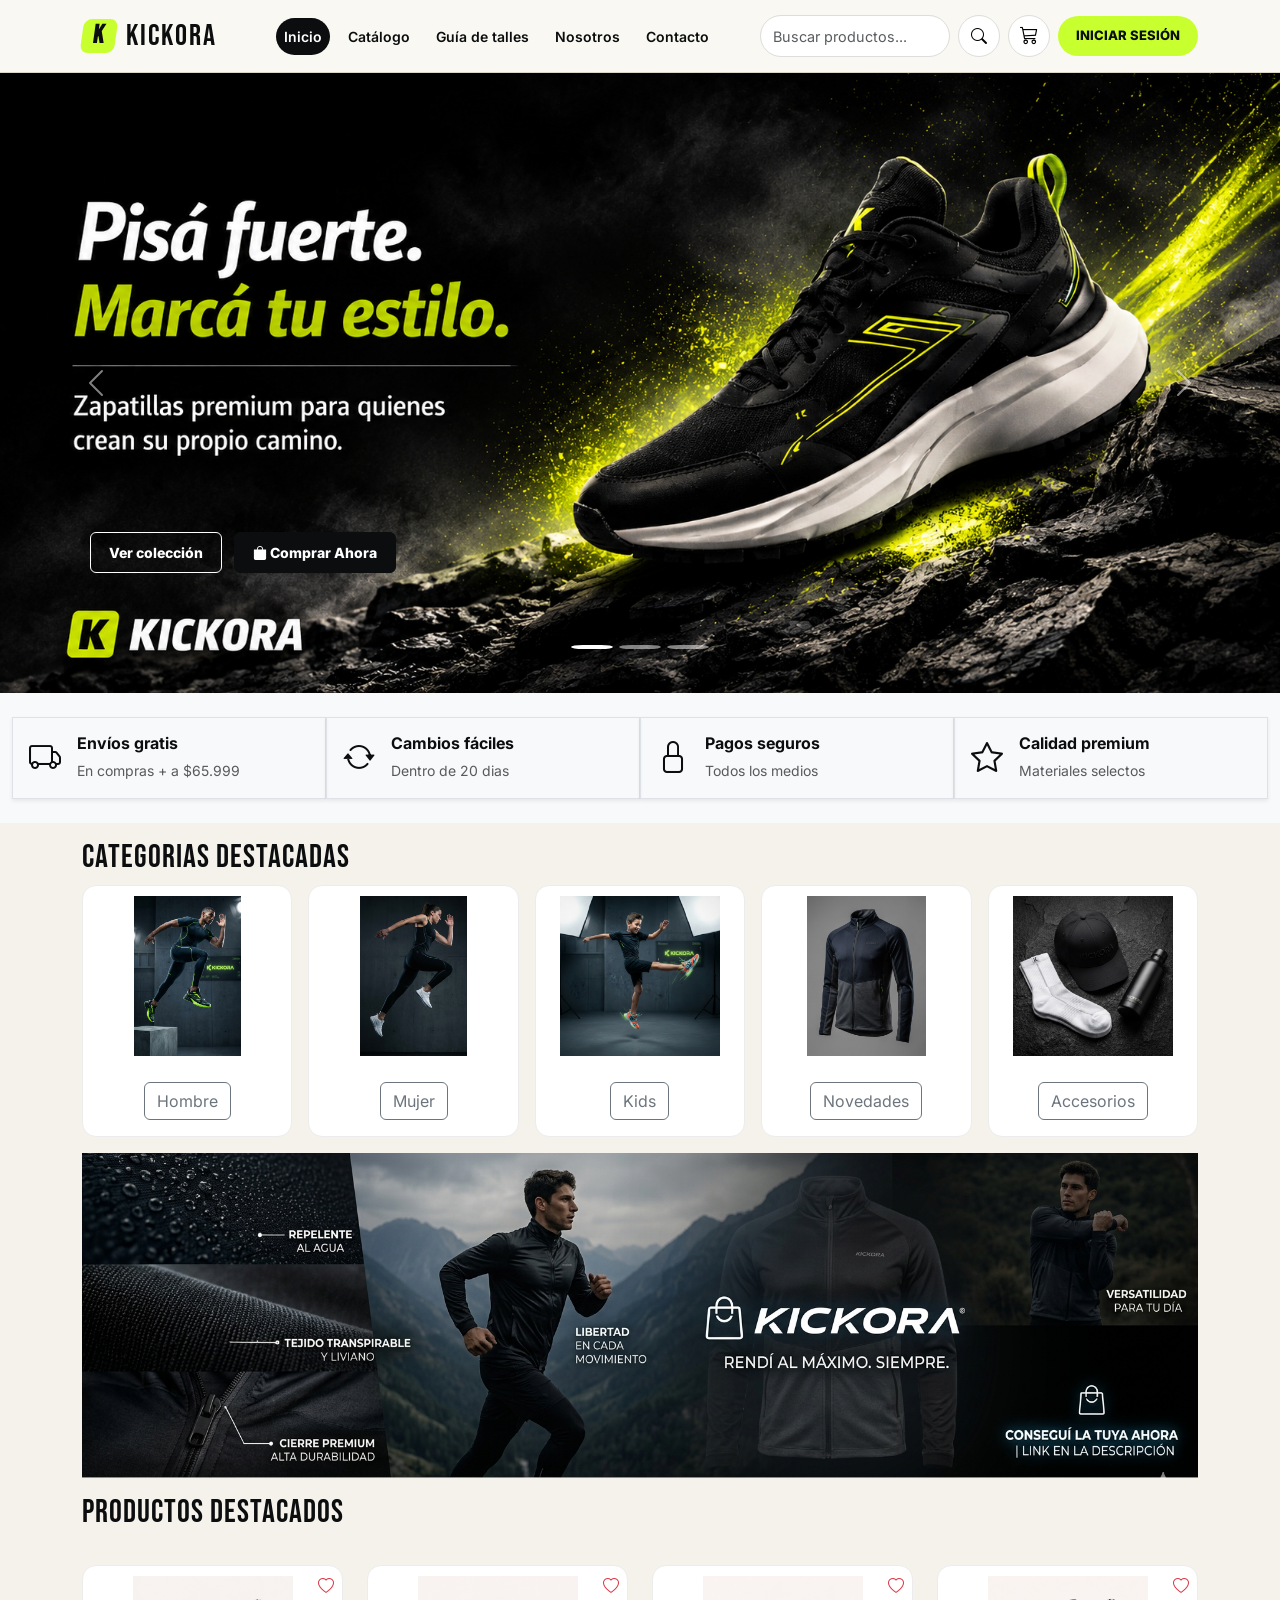
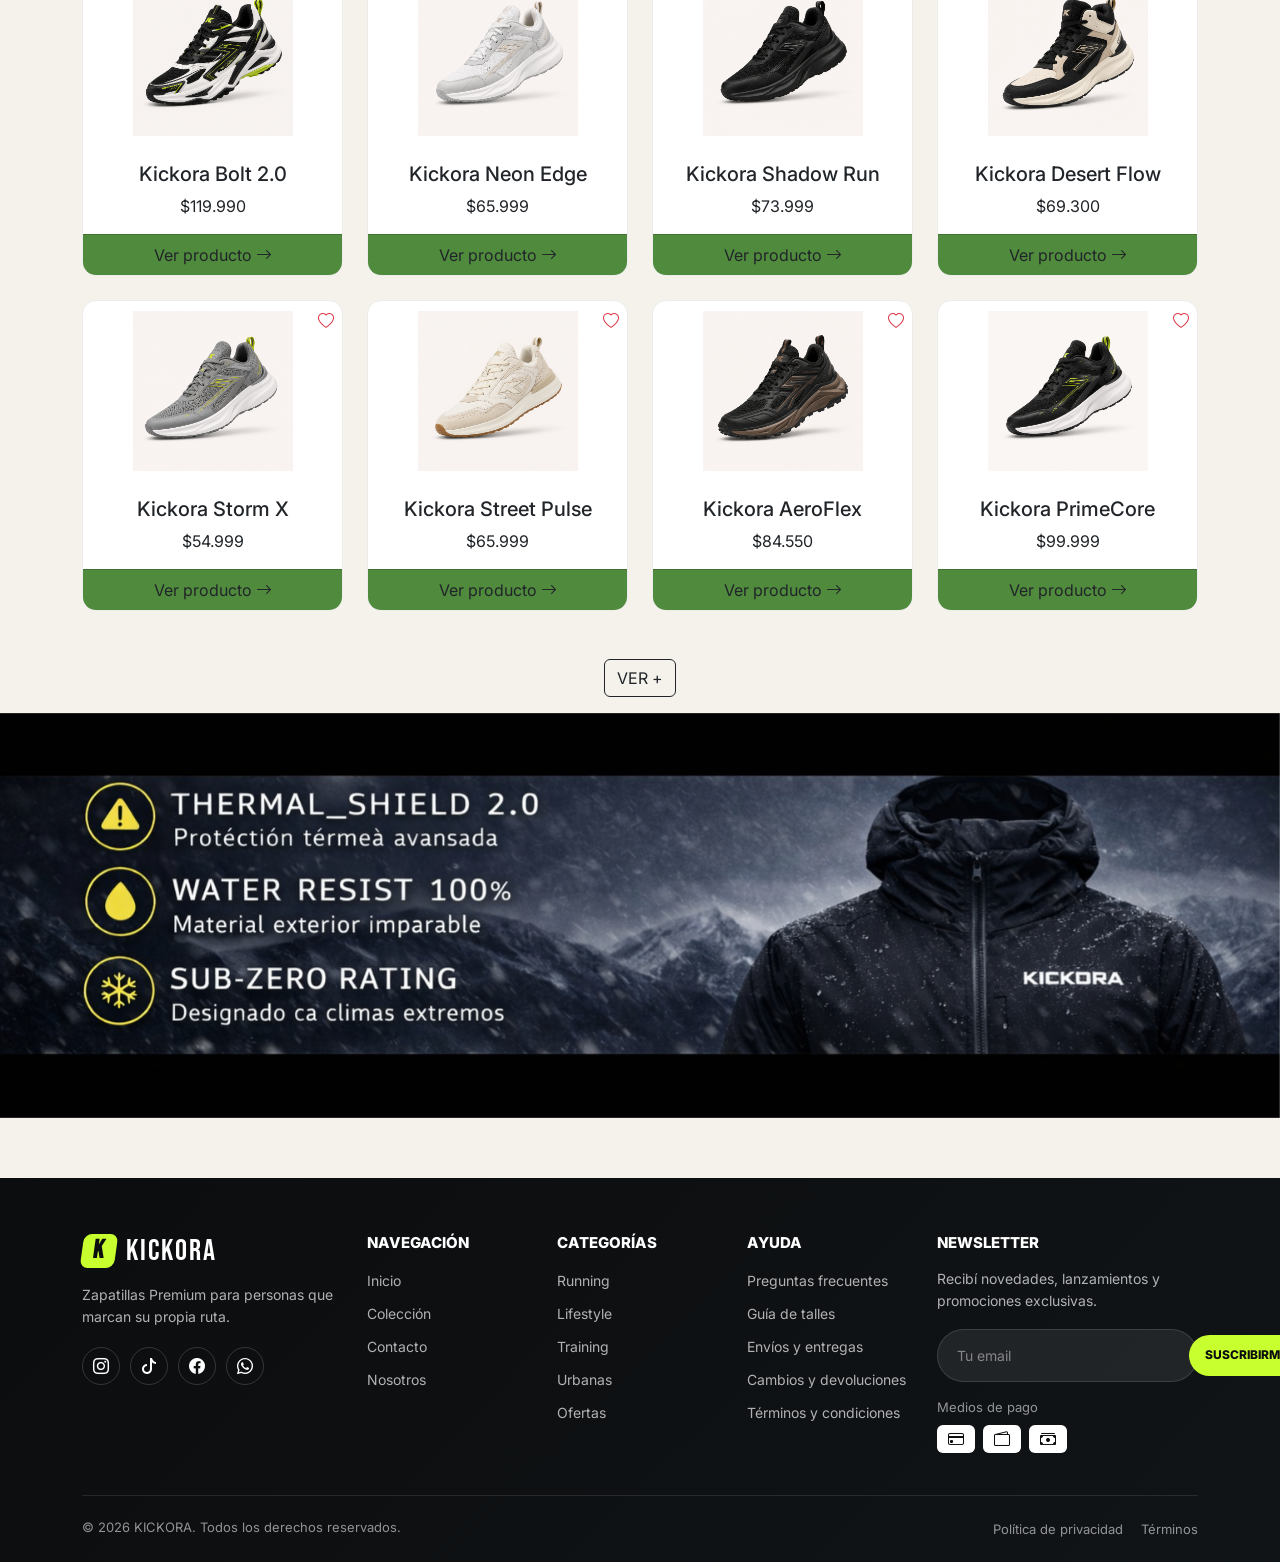
<file: index.html>
<!doctype html>
<html lang="es">
  <head>
    <meta charset="UTF-8" />
    <meta name="viewport" content="width=device-width, initial-scale=1.0" />
    <meta name="description" content="E-commerce de zapatillas en Argentina" />
    <meta name="author" content="RollingCode" />
    <link rel="icon" type="image/png" href="./img/favicon/favicon.png" />
    <link
      href="https://cdn.jsdelivr.net/npm/bootstrap@5.3.8/dist/css/bootstrap.min.css"
      rel="stylesheet"
      integrity="sha384-sRIl4kxILFvY47J16cr9ZwB07vP4J8+LH7qKQnuqkuIAvNWLzeN8tE5YBujZqJLB"
      crossorigin="anonymous"
    />
    <link
      rel="stylesheet"
      href="https://cdn.jsdelivr.net/npm/bootstrap-icons@1.11.3/font/bootstrap-icons.min.css"
    />
    <link rel="stylesheet" href="./css/style.css" />
    <title>Kickora | Tienda de Zapatillas</title>
  </head>
  <body>
    <header>
      <nav class="navbar navbar-expand-lg navbar-kickora">
        <div class="container">
          <a class="navbar-brand logo-kickora" href="index.html">
            <span class="marca-logo">K</span>
            KICKORA
          </a>

          <button
            class="navbar-toggler boton-menu-kickora"
            type="button"
            data-bs-toggle="collapse"
            data-bs-target="#menuKickora"
            aria-controls="menuKickora"
            aria-expanded="false"
            aria-label="Abrir menú"
          >
            <span class="navbar-toggler-icon"></span>
          </button>

          <div class="collapse navbar-collapse" id="menuKickora">
            <ul class="navbar-nav mx-auto mb-2 mb-lg-0 menu-kickora">
              <li class="nav-item">
                <a class="nav-link active" href="index.html">Inicio</a>
              </li>

              <li class="nav-item">
                <a class="nav-link" href="./pages/categorias.html">Catálogo</a>
              </li>

              <li class="nav-item">
                <a class="nav-link" href="./pages/talles.html"
                  >Guía de talles</a
                >
              </li>

              <li class="nav-item">
                <a class="nav-link" href="./pages/nosotros.html">Nosotros</a>
              </li>

              <li class="nav-item">
                <a class="nav-link" href="./pages/contacto.html">Contacto</a>
              </li>
            </ul>

            <div class="d-flex align-items-center gap-2 acciones-kickora">
              <form
                class="d-flex align-items-center gap-2"
                role="search"
                action="./pages/categorias.html"
                method="GET"
              >
                <input
                  class="form-control rounded-pill buscador-input"
                  type="search"
                  name="buscar"
                  placeholder="Buscar productos..."
                  aria-label="Buscar"
                />

                <button
                  class="btn btn-buscar-navbar rounded-circle"
                  type="submit"
                >
                  <i class="bi bi-search"></i>
                </button>
              </form>
              <a
                href="./pages/detalle-carrito.html"
                class="btn-carrito-navbar"
                aria-label="Ir al carrito"
              >
                <i class="bi bi-cart3"></i>
              </a>

              <a href="./pages/login.html" class="btn boton-principal-kickora">
                Iniciar Sesión
              </a>
            </div>
          </div>
        </div>
      </nav>
    </header>
    <main>
      <!--CAROUSEL -->
      <div
        id="carouselExampleIndicators"
        class="carousel slide carousel-kickora"
        data-bs-ride="carousel"
        data-bs-interval="3000"
        data-bs-pause="false"
      >
        <div class="carousel-indicators">
          <button
            type="button"
            data-bs-target="#carouselExampleIndicators"
            data-bs-slide-to="0"
            class="active"
            aria-current="true"
            aria-label="Slide 1"
          ></button>

          <button
            type="button"
            data-bs-target="#carouselExampleIndicators"
            data-bs-slide-to="1"
            aria-label="Slide 2"
          ></button>

          <button
            type="button"
            data-bs-target="#carouselExampleIndicators"
            data-bs-slide-to="2"
            aria-label="Slide 3"
          ></button>
        </div>

        <!-- CAROUSEL BANNERS -->
        <div class="carousel-inner">
          <div class="carousel-item active">
            <img
              src="./img/KICK-BANNER-1.png"
              class="d-block w-100 flyer banner"
              alt="kick1flyer1"
            />

            <div class="botones-carousel">
              <a
                href="./pages/categorias.html"
                class="btn btn-outline-light btn-sm"
              >
                Ver colección
              </a>

              <a href="./pages/categorias.html" class="btn btn-venta btn-sm">
                <i class="bi bi-bag-fill"></i>
                Comprar Ahora
              </a>
            </div>
          </div>

          <div class="carousel-item">
            <img
              src="./img/KICK-BANNER-2.png"
              class="d-block w-100 flyer banner"
              alt="kickflayer2"
            />

            <div class="botones-carousel">
              <a
                href="./pages/categorias.html"
                class="btn btn-outline-light btn-sm"
              >
                Ver colección
              </a>

              <a href="./pages/categorias.html" class="btn btn-venta btn-sm">
                <i class="bi bi-bag-fill"></i>
                Comprar Ahora
              </a>
            </div>
          </div>

          <div class="carousel-item">
            <img
              src="./img/KICK-BANNER-3.png"
              class="d-block w-100 flyer banner"
              alt="kickflyer3"
            />

            <div class="botones-carousel">
              <a
                href="./pages/categorias.html"
                class="btn btn-outline-light btn-sm"
              >
                Ver colección
              </a>

              <a href="./pages/categorias.html" class="btn btn-venta btn-sm">
                <i class="bi bi-bag-fill"></i>
                Comprar Ahora
              </a>
            </div>
          </div>
        </div>

        <!-- botones de direccionamientos del carousel -->
        <button
          class="carousel-control-prev"
          type="button"
          data-bs-target="#carouselExampleIndicators"
          data-bs-slide="prev"
        >
          <span class="carousel-control-prev-icon" aria-hidden="true"></span>
          <span class="visually-hidden">Anterior</span>
        </button>

        <button
          class="carousel-control-next"
          type="button"
          data-bs-target="#carouselExampleIndicators"
          data-bs-slide="next"
        >
          <span class="carousel-control-next-icon" aria-hidden="true"></span>
          <span class="visually-hidden">Siguiente</span>
        </button>
      </div>
      <!-- SECTOR DE BENEFICIOS -->
      <section class="d-none d-md-block py-4 bg-light">
        <div class="container-fluid">
          <div class="row row-cols-1 row-cols-md-4 g-0">
            <!-- Envíos -->
            <div class="col">
              <div class="d-flex align-items-center p-3 border shadow-sm h-100">
                <i class="bi bi-truck fs-2 me-3"></i>
                <div>
                  <h6 class="mb-1 fw-bold">Envíos gratis</h6>
                  <small class="text-muted">En compras + a $65.999</small>
                </div>
              </div>
            </div>
            <!-- Cambios -->
            <div class="col">
              <div class="d-flex align-items-center p-3 border shadow-sm h-100">
                <i class="bi bi-arrow-repeat fs-2 me-3"></i>
                <div>
                  <h6 class="mb-1 fw-bold">Cambios fáciles</h6>
                  <small class="text-muted">Dentro de 20 dias</small>
                </div>
              </div>
            </div>
            <!-- Pagos -->
            <div class="col">
              <div class="d-flex align-items-center p-3 border shadow-sm h-100">
                <i class="bi bi-lock fs-2 me-3"></i>
                <div>
                  <h6 class="mb-1 fw-bold">Pagos seguros</h6>
                  <small class="text-muted">Todos los medios</small>
                </div>
              </div>
            </div>
            <!-- Calidad premium -->
            <div class="col">
              <div class="d-flex align-items-center p-3 border shadow-sm h-100">
                <i class="bi bi-star fs-2 me-3"></i>
                <div>
                  <h6 class="mb-1 fw-bold">Calidad premium</h6>
                  <small class="text-muted">Materiales selectos</small>
                </div>
              </div>
            </div>
          </div>
        </div>
      </section>
      <!--CATEGORIAS DESTACADAS -->
      <section class="container my-3">
        <h2>Categorias destacadas</h2>
        <div
          class="row row-categorias justify-content-center row-cols-2 row-cols-md-3 row-cols-lg-5 g-3"
        >
          <div class="col">
            <div class="card">
              <img
                src="./img/hombre.jpg"
                class="card-img-top img-categoria"
                alt="Hombre"
              />
              <div class="card-body text-center">
                <a
                  href="./pages/categorias.html"
                  class="btn btn-outline-secondary"
                  >Hombre</a
                >
              </div>
            </div>
          </div>
          <div class="col">
            <div class="card">
              <img
                src="./img/mujer.jpg"
                class="card-img-top img-categoria"
                alt="Mujer"
              />
              <div class="card-body text-center">
                <button type="button" class="btn btn-outline-secondary">
                  Mujer
                </button>
              </div>
            </div>
          </div>
          <div class="col">
            <div class="card">
              <img
                src="./img/niño.jpg"
                class="card-img-top img-categoria"
                alt="Kids"
              />
              <div class="card-body text-center">
                <a
                  href="./pages/categorias-2.html"
                  class="btn btn-outline-secondary"
                  >Kids</a
                >
              </div>
            </div>
          </div>
          <div class="col">
            <div class="card">
              <img
                src="./img/novedades.jpg"
                class="card-img-top img-categoria"
                alt="Novedades"
              />
              <div class="card-body text-center">
                <button type="button" class="btn btn-outline-secondary">
                  Novedades
                </button>
              </div>
            </div>
          </div>
          <div class="col">
            <div class="card">
              <img
                src="./img/accesorios.jpg"
                class="card-img-top img-categoria"
                alt="Accesorios"
              />
              <div class="card-body text-center">
                <button type="button" class="btn btn-outline-secondary">
                  Accesorios
                </button>
              </div>
            </div>
          </div>
        </div>
      </section>
      <!--BANNER PROMOCIONAL -->
      <section class="container-fluid position-relative d-none d-md-block">
        <img
          src="./img/bannermedio.png"
          alt="Bannerpublicitario"
          class="banner-kickora"
        />
      </section>
      <!--CATEGORIAS DE PRODUCTOS -->
      <section class="container my-3">
        <h2>Productos Destacados</h2>
        <div class="row row-cols-2 row-cols-md-4 g-4 mt-2 text-center">
          <div class="col">
            <div class="card h-100 position-relative">
              <img src="./img/1.png" class="card-img-top" alt="producto1" />
              <a href="#" class="position-absolute top-0 end-0 m-2 text-danger">
                <i class="bi bi-heart"></i>
              </a>
              <div class="card-body">
                <h5 class="card-title">Kickora Bolt 2.0</h5>
                <p class="card-text">$119.990</p>
              </div>
              <div class="card-footer">
                <a
                  href="pages/detalle-producto.html"
                  class="text-decoration-none text-dark"
                >
                  Ver producto <i class="bi bi-arrow-right"></i>
                </a>
              </div>
            </div>
          </div>
          <div class="col">
            <div class="card h-100 position-relative">
              <img src="./img/2.png" class="card-img-top" alt="producto2" />
              <a href="#" class="position-absolute top-0 end-0 m-2 text-danger">
                <i class="bi bi-heart"></i>
              </a>
              <div class="card-body">
                <h5 class="card-title">Kickora Neon Edge</h5>
                <p class="card-text">$65.999</p>
              </div>
              <div class="card-footer">
                <span>Ver producto <i class="bi bi-arrow-right"></i></span>
              </div>
            </div>
          </div>
          <div class="col">
            <div class="card h-100 position-relative">
              <img src="./img/3.png" class="card-img-top" alt="producto3" />
              <a href="#" class="position-absolute top-0 end-0 m-2 text-danger">
                <i class="bi bi-heart"></i>
              </a>
              <div class="card-body">
                <h5 class="card-title">Kickora Shadow Run</h5>
                <span class="card-text">$73.999</span>
              </div>
              <div class="card-footer">
                <span>Ver producto <i class="bi bi-arrow-right"></i></span>
              </div>
            </div>
          </div>
          <div class="col">
            <div class="card h-100 position-relative">
              <img src="./img/4.png" class="card-img-top" alt="producto4" />
              <a href="#" class="position-absolute top-0 end-0 m-2 text-danger">
                <i class="bi bi-heart"></i>
              </a>
              <div class="card-body">
                <h5 class="card-title">Kickora Desert Flow</h5>
                <p class="card-text">$69.300</p>
              </div>
              <div class="card-footer">
                <span>Ver producto <i class="bi bi-arrow-right"></i></span>
              </div>
            </div>
          </div>
          <div class="col">
            <div class="card h-100 position-relative">
              <img src="./img/5.png" class="card-img-top" alt="producto5" />
              <a href="#" class="position-absolute top-0 end-0 m-2 text-danger">
                <i class="bi bi-heart"></i>
              </a>
              <div class="card-body">
                <h5 class="card-title">Kickora Storm X</h5>
                <p class="card-text">$54.999</p>
              </div>
              <div class="card-footer">
                <span>Ver producto <i class="bi bi-arrow-right"></i></span>
              </div>
            </div>
          </div>
          <div class="col">
            <div class="card h-100 position-relative">
              <img src="./img/6.png" class="card-img-top" alt="producto6" />
              <a href="#" class="position-absolute top-0 end-0 m-2 text-danger">
                <i class="bi bi-heart"></i>
              </a>
              <div class="card-body">
                <h5 class="card-title">Kickora Street Pulse</h5>
                <p class="card-text">$65.999</p>
              </div>
              <div class="card-footer">
                <span>Ver producto <i class="bi bi-arrow-right"></i></span>
              </div>
            </div>
          </div>
          <div class="col">
            <div class="card h-100 position-relative">
              <img src="./img/7.png" class="card-img-top" alt="producto7" />
              <a href="#" class="position-absolute top-0 end-0 m-2 text-danger">
                <i class="bi bi-heart"></i>
              </a>
              <div class="card-body">
                <h5 class="card-title">Kickora AeroFlex</h5>
                <p class="card-text">$84.550</p>
              </div>
              <div class="card-footer">
                <span>Ver producto <i class="bi bi-arrow-right"></i></span>
              </div>
            </div>
          </div>
          <div class="col">
            <div class="card h-100 position-relative">
              <img
                src="./img/8.png"
                class="card-img-top"
                alt="producto8
              "
              />
              <a href="#" class="position-absolute top-0 end-0 m-2 text-danger">
                <i class="bi bi-heart"></i>
              </a>
              <div class="card-body">
                <h5 class="card-title">Kickora PrimeCore</h5>
                <p class="card-text">$99.999</p>
              </div>
              <div class="card-footer">
                <span>Ver producto <i class="bi bi-arrow-right"></i></span>
              </div>
            </div>
          </div>
        </div>
        <div class="text-center mt-5">
          <button type="button" class="btn btn-outline-dark display-3">
            VER +
          </button>
        </div>
      </section>
      <!--CAROUSEL FIN PROMO -->
      <section class="d-none d-md-block">
        <div
          id="promoCarousel"
          class="carousel slide h-25"
          data-bs-ride="carousel"
          data-bs-interval="2000"
        >
          <div class="carousel-inner">
            <div class="carousel-item active">
              <img
                src="./img/promocamperas.png"
                class="d-block w-100"
                alt="camperapromo"
              />
            </div>
            <div class="carousel-item">
              <img
                src="./img/termicaspromo.png"
                class="d-block w-100"
                alt="termicaspromo"
              />
            </div>
            <div class="carousel-item">
              <img
                src="./img/promomedias.png"
                class="d-block w-100"
                alt="mediaspromo"
              />
            </div>
            <div class="carousel-item">
              <img src="./img/off.png" class="d-block w-100" alt="offpromo" />
            </div>
          </div>
        </div>
      </section>
    </main>
    <footer class="footer-kickora">
      <div class="container">
        <div class="row gy-4">
          <div class="col-12 col-md-6 col-lg-3">
            <a href="index.html" class="logo-footer">
              <span class="marca-logo">K</span>
              KICKORA
            </a>

            <p class="texto-footer mt-3">
              Zapatillas Premium para personas que marcan su propia ruta.
            </p>

            <div class="redes-footer">
              <a href="#" aria-label="Instagram">
                <i class="bi bi-instagram"></i>
              </a>

              <a href="#" aria-label="TikTok">
                <i class="bi bi-tiktok"></i>
              </a>

              <a href="#" aria-label="Facebook">
                <i class="bi bi-facebook"></i>
              </a>

              <a href="#" aria-label="WhatsApp">
                <i class="bi bi-whatsapp"></i>
              </a>
            </div>
          </div>

          <div class="col-6 col-md-3 col-lg-2">
            <h5 class="titulo-footer">Navegación</h5>

            <ul class="links-footer">
              <li><a href="index.html">Inicio</a></li>
              <li><a href="./pages/categorias.html">Colección</a></li>
              <li><a href="./pages/contacto.html">Contacto</a></li>
              <li><a href="./pages/nosotros.html">Nosotros</a></li>
            </ul>
          </div>

          <div class="col-6 col-md-3 col-lg-2">
            <h5 class="titulo-footer">Categorías</h5>

            <ul class="links-footer">
              <li><a href="./pages/categorias.html">Running</a></li>
              <li><a href="./pages/categorias.html">Lifestyle</a></li>
              <li><a href="./pages/categorias.html">Training</a></li>
              <li><a href="./pages/categorias.html">Urbanas</a></li>
              <li><a href="./pages/categorias.html">Ofertas</a></li>
            </ul>
          </div>

          <div class="col-6 col-md-3 col-lg-2">
            <h5 class="titulo-footer">Ayuda</h5>

            <ul class="links-footer">
              <li>
                <a href="./pages/preguntas-frecuentes.html"
                  >Preguntas frecuentes</a
                >
              </li>
              <li><a href="./pages/talles.html">Guía de talles</a></li>
              <li><a href="./pages/error404.html">Envíos y entregas</a></li>
              <li>
                <a href="./pages/error404.html">Cambios y devoluciones</a>
              </li>
              <li>
                <a href="./pages/error404.html">Términos y condiciones</a>
              </li>
            </ul>
          </div>

          <div class="col-12 col-md-6 col-lg-3">
            <h5 class="titulo-footer">Newsletter</h5>

            <p class="texto-footer">
              Recibí novedades, lanzamientos y promociones exclusivas.
            </p>

            <form class="formulario-footer">
              <input type="email" placeholder="Tu email" />
              <button type="submit">Suscribirme</button>
            </form>

            <div class="medios-pago mt-3">
              <span>Medios de pago</span>

              <div class="iconos-pago">
                <i class="bi bi-credit-card"></i>
                <i class="bi bi-wallet2"></i>
                <i class="bi bi-cash-stack"></i>
              </div>
            </div>
          </div>
        </div>

        <div class="footer-inferior">
          <p>© 2026 KICKORA. Todos los derechos reservados.</p>

          <div>
            <a href="./pages/error404.html">Política de privacidad</a>
            <a href="./pages/error404.html">Términos</a>
          </div>
        </div>
      </div>
    </footer>
    <script
      src="https://cdn.jsdelivr.net/npm/bootstrap@5.3.8/dist/js/bootstrap.bundle.min.js"
      integrity="sha384-FKyoEForCGlyvwx9Hj09JcYn3nv7wiPVlz7YYwJrWVcXK/BmnVDxM+D2scQbITxI"
      crossorigin="anonymous"
    ></script>
  </body>
</html>
</file>
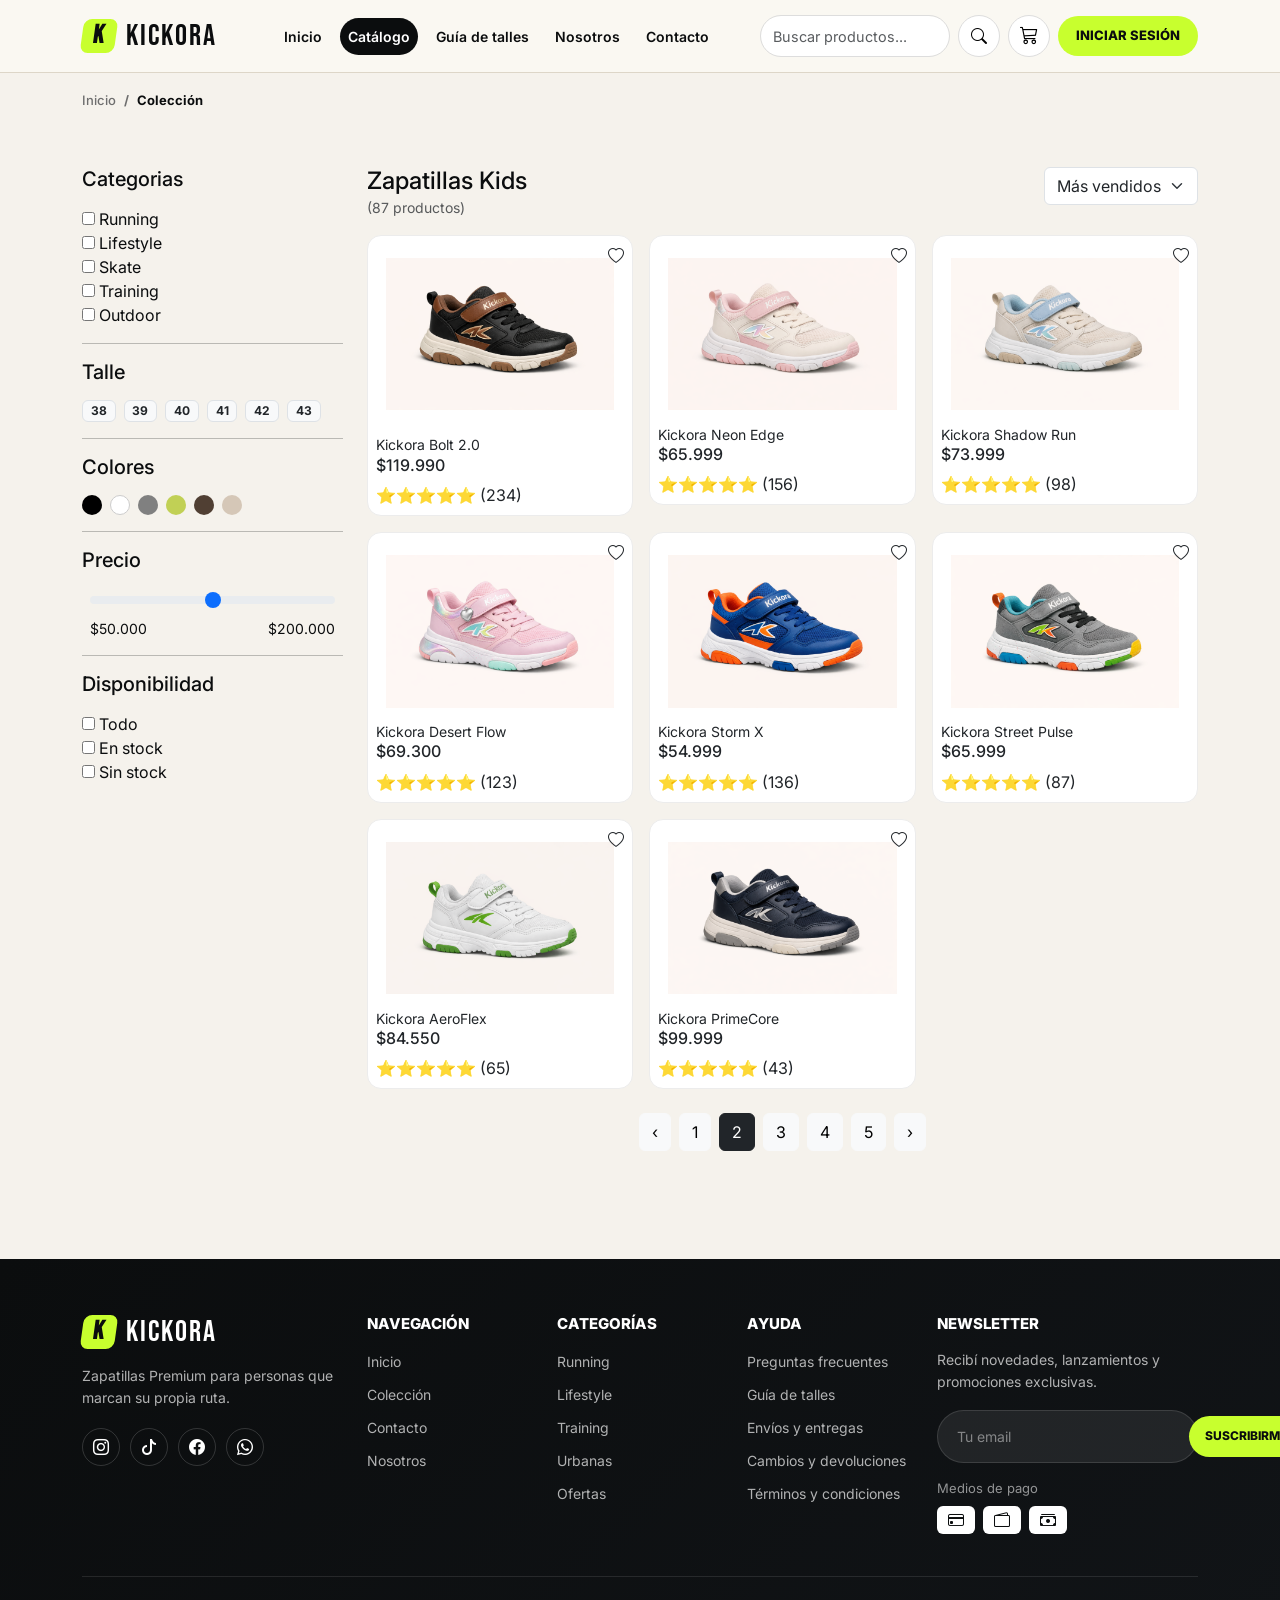
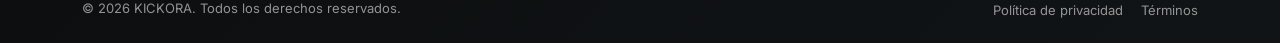
<file: pages/categorias-2.html>
<!doctype html>
<html lang="es">
  <head>
    <meta charset="UTF-8" />
    <meta name="viewport" content="width=device-width, initial-scale=1.0" />
    <meta name="description" content="E-commerce de zapatillas en Argentina" />
    <meta name="author" content="RollingCode" />
    <link rel="icon" type="image/png" href="../img/favicon/favicon.png"/>
    <link
      href="https://cdn.jsdelivr.net/npm/bootstrap@5.3.8/dist/css/bootstrap.min.css"
      rel="stylesheet"
      integrity="sha384-sRIl4kxILFvY47J16cr9ZwB07vP4J8+LH7qKQnuqkuIAvNWLzeN8tE5YBujZqJLB"
      crossorigin="anonymous"
    />
    <link
      rel="stylesheet"
      href="https://cdn.jsdelivr.net/npm/bootstrap-icons@1.11.3/font/bootstrap-icons.min.css"
    />
    <link rel="stylesheet" href="../css/style.css" />
    <title>Kickora | Categoría Kids
    </title>
  </head>
  <body>
    <header>
      <nav class="navbar navbar-expand-lg navbar-kickora">
        <div class="container">
          <a class="navbar-brand logo-kickora" href="../index.html">
            <span class="marca-logo">K</span>
            KICKORA
          </a>

          <button
            class="navbar-toggler boton-menu-kickora"
            type="button"
            data-bs-toggle="collapse"
            data-bs-target="#menuKickora"
            aria-controls="menuKickora"
            aria-expanded="false"
            aria-label="Abrir menú"
          >
            <span class="navbar-toggler-icon"></span>
          </button>

          <div class="collapse navbar-collapse" id="menuKickora">
            <ul class="navbar-nav mx-auto mb-2 mb-lg-0 menu-kickora">
              <li class="nav-item">
                <a class="nav-link" href="../index.html">Inicio</a>
              </li>

              <li class="nav-item">
                <a class="nav-link active" href="./categorias.html">Catálogo</a>
              </li>

              <li class="nav-item">
                <a class="nav-link" href="./talles.html">Guía de talles</a>
              </li>

              <li class="nav-item">
                <a class="nav-link" href="./nosotros.html">Nosotros</a>
              </li>

              <li class="nav-item">
                <a class="nav-link" href="./contacto.html">Contacto</a>
              </li>
            </ul>

            <div class="d-flex align-items-center gap-2 acciones-kickora">
              <form
                class="d-flex align-items-center gap-2"
                role="search"
                action="./categorias.html"
                method="GET"
              >
                <input
                  class="form-control rounded-pill buscador-input"
                  type="search"
                  name="buscar"
                  placeholder="Buscar productos..."
                  aria-label="Buscar"
                />

                <button
                  class="btn btn-buscar-navbar rounded-circle"
                  type="submit"
                >
                  <i class="bi bi-search"></i>
                </button>
              </form>
              <a
                href="./detalle-carrito.html"
                class="btn-carrito-navbar"
                aria-label="Ir al carrito"
              >
                <i class="bi bi-cart3"></i>
              </a>

              <a
                href="./login.html"
                class="btn boton-principal-kickora"
              >
                Iniciar Sesión
              </a>
            </div>
          </div>
        </div>
      </nav>
      <section class="breadcrumb-kickora">
        <div class="container">
          <nav aria-label="breadcrumb">
            <ol class="breadcrumb mb-0">
              <li class="breadcrumb-item">
                <a href="../index.html">Inicio</a>
              </li>
              <li class="breadcrumb-item active" aria-current="page">
                Colección
              </li>
            </ol>
          </nav>
        </div>
      </section>
    </header>
    <main class="py-5">
  <div class="container">

    <div class="row">

      <aside class="col-12 col-md-3">

        <button 
  class="btn btn-outline-dark w-100 d-md-none mb-3"
  type="button"
  data-bs-toggle="collapse"
  data-bs-target="#filtroCategorias"
>
  Filtros
</button>

<div class="collapse d-md-block" id="filtroCategorias">

  <h5 class="mb-3 d-none d-md-block">Categorias</h5>

  <ul class="list-unstyled">
    <li><input type="checkbox"> Running</li>
    <li><input type="checkbox"> Lifestyle</li>
    <li><input type="checkbox"> Skate</li>
    <li><input type="checkbox"> Training</li>
    <li><input type="checkbox"> Outdoor</li>
  </ul>

        <hr>

        <h5 class="mb-3">Talle</h5>
        <div class="d-flex flex-wrap gap-2">
          <span class="badge bg-light text-dark border">38</span>
          <span class="badge bg-light text-dark border">39</span>
          <span class="badge bg-light text-dark border">40</span>
          <span class="badge bg-light text-dark border">41</span>
          <span class="badge bg-light text-dark border">42</span>
          <span class="badge bg-light text-dark border">43</span>
        </div>

        <hr>

        <h5 class="mb-3">Colores</h5>
        <div class="d-flex gap-2">
          <div style="width:20px;height:20px;background:black;border-radius:50%"></div>
          <div style="width:20px;height:20px;background:white;border:1px solid #ccc;border-radius:50%"></div>
          <div style="width:20px;height:20px;background:gray;border-radius:50%"></div>
          <div style="width:20px;height:20px;background:#C1D055;border-radius:50%"></div>
          <div style="width:20px;height:20px;background:#503F33;border-radius:50%"></div>
          <div style="width:20px;height:20px;background:#D5C7B7;border-radius:50%"></div>
        </div>

        <hr>

<h5 class="mb-3">Precio</h5>

<div class="px-2">
  <input type="range" class="form-range" min="50000" max="200000">

  <div class="d-flex justify-content-between">
    <small>$50.000</small>
    <small>$200.000</small>
  </div>
</div>

<hr>

<h5 class="mb-3">Disponibilidad</h5>

<ul class="list-unstyled">
  <li>
    <input type="checkbox"> Todo
  </li>

  <li>
    <input type="checkbox"> En stock
  </li>

  <li>
    <input type="checkbox"> Sin stock
  </li>
</ul>
</div>

      </aside>

      <section class="col-12 col-md-9">

          <div class="d-flex justify-content-between align-items-start mb-3">

  <div>
    <h4 class="mb-0">Zapatillas Kids</h4>
    <small class="text-muted">(87 productos)</small>
  </div>

  <select class="form-select w-auto">
    <option>Más vendidos</option>
    <option>Menor precio</option>
    <option>Mayor precio</option>
  </select>

</div>

        <div class="row g-3">

  <div class="col-12 col-sm-6 col-lg-4">

    <a href="detalle-producto.html" class="text-decoration-none text-dark">

      <div class="card p-2 position-relative">

        <i class="bi bi-heart position-absolute top-0 end-0 m-2"></i>

        <img src="../img/categoria-niños/kids1.png" class="img-fluid" alt="zapatilla">

        <div class="mt-2">
          <small>Kickora Bolt 2.0</small>
          <h6>$119.990</h6>

          <div>
            ⭐⭐⭐⭐⭐ (234)
          </div>
        </div>

      </div>

    </a>

  </div>

          <div class="col-12 col-sm-6 col-lg-4">
            <div class="card p-2 position-relative">
              <i class="bi bi-heart position-absolute top-0 end-0 m-2"></i>
              <img src="../img/categoria-niños/kids2.png" class="img-fluid" alt="">
              <small>Kickora Neon Edge</small>
              <h6>$65.999</h6>
              <div>
                ⭐⭐⭐⭐⭐ (156)
              </div>
            </div>
          </div>

          <div class="col-12 col-sm-6 col-lg-4">
            <div class="card p-2 position-relative">
              <i class="bi bi-heart position-absolute top-0 end-0 m-2"></i>
              <img src="../img/categoria-niños/kids3.png" class="img-fluid" alt="">
              <small>Kickora Shadow Run</small>
              <h6>$73.999</h6>
              <div>
                ⭐⭐⭐⭐⭐ (98)
              </div>
            </div>
          </div>
      
          <div class="col-12 col-sm-6 col-lg-4">
            <div class="card p-2 position-relative">
              <i class="bi bi-heart position-absolute top-0 end-0 m-2"></i>
              <img src="../img/categoria-niños/kids4.png" class="img-fluid" alt="">
              <small>Kickora Desert Flow</small>
              <h6>$69.300</h6>
              <div>
                ⭐⭐⭐⭐⭐ (123)
              </div>
            </div>
          </div>

          <div class="col-12 col-sm-6 col-lg-4">
            <div class="card p-2 position-relative">
              <i class="bi bi-heart position-absolute top-0 end-0 m-2"></i>
              <img src="../img/categoria-niños/kids5.png" class="img-fluid" alt="">
              <small>Kickora Storm X</small>
              <h6>$54.999</h6>
              <div>
                ⭐⭐⭐⭐⭐ (136)
              </div>
            </div>
          </div>

          <div class="col-12 col-sm-6 col-lg-4">
            <div class="card p-2 position-relative">
              <i class="bi bi-heart position-absolute top-0 end-0 m-2"></i>
              <img src="../img/categoria-niños/kids6.png" class="img-fluid" alt="">
              <small>Kickora Street Pulse</small>
              <h6>$65.999</h6>
              <div>
                ⭐⭐⭐⭐⭐ (87)
              </div>
            </div>
          </div>

          <div class="col-12 col-sm-6 col-lg-4">
            <div class="card p-2 position-relative">
              <i class="bi bi-heart position-absolute top-0 end-0 m-2"></i>
              <img src="../img/categoria-niños/kids7.png" class="img-fluid" alt="">
              <small>Kickora AeroFlex</small>
              <h6>$84.550</h6>
              <div>
                ⭐⭐⭐⭐⭐ (65)
              </div>
            </div>
          </div>

          <div class="col-12 col-sm-6 col-lg-4">
            <div class="card p-2 position-relative">
              <i class="bi bi-heart position-absolute top-0 end-0 m-2"></i>
              <img src="../img/categoria-niños/kids8.png" class="img-fluid" alt="">
              <small>Kickora PrimeCore</small>
              <h6>$99.999</h6>
              <div>
                ⭐⭐⭐⭐⭐ (43)
              </div>
            </div>
          </div>

        </div>

        <div class="mt-4 d-flex justify-content-center gap-2">
          <button class="btn btn-light">‹</button>
          <a href="./categorias.html" class="btn btn-light">1</a>
          <button class="btn btn-dark">2</button>
          <button class="btn btn-light">3</button>
          <button class="btn btn-light">4</button>
          <button class="btn btn-light">5</button>
          <button class="btn btn-light">›</button>
        </div>

      </section>

    </div>

  </div>
</main>
    <footer class="footer-kickora">
      <div class="container">
        <div class="row gy-4">
          <div class="col-12 col-md-6 col-lg-3">
            <a href="../index.html" class="logo-footer">
              <span class="marca-logo">K</span>
              KICKORA
            </a>

            <p class="texto-footer mt-3">
              Zapatillas Premium para personas que marcan su propia ruta.
            </p>

            <div class="redes-footer">
              <a href="#" aria-label="Instagram">
                <i class="bi bi-instagram"></i>
              </a>

              <a href="#" aria-label="TikTok">
                <i class="bi bi-tiktok"></i>
              </a>

              <a href="#" aria-label="Facebook">
                <i class="bi bi-facebook"></i>
              </a>

              <a href="#" aria-label="WhatsApp">
                <i class="bi bi-whatsapp"></i>
              </a>
            </div>
          </div>

          <div class="col-6 col-md-3 col-lg-2">
            <h5 class="titulo-footer">Navegación</h5>

            <ul class="links-footer">
              <li><a href="../index.html">Inicio</a></li>
              <li><a href="./categorias.html">Colección</a></li>
              <li><a href="./contacto.html">Contacto</a></li>
              <li><a href="./nosotros.html">Nosotros</a></li>
            </ul>
          </div>

          <div class="col-6 col-md-3 col-lg-2">
            <h5 class="titulo-footer">Categorías</h5>

            <ul class="links-footer">
              <li><a href="./categorias.html">Running</a></li>
              <li><a href="./categorias.html">Lifestyle</a></li>
              <li><a href="./categorias.html">Training</a></li>
              <li><a href="./categorias.html">Urbanas</a></li>
              <li><a href="./categorias.html">Ofertas</a></li>
            </ul>
          </div>

          <div class="col-6 col-md-3 col-lg-2">
            <h5 class="titulo-footer">Ayuda</h5>

            <ul class="links-footer">
              <li>
                <a href="./preguntas-frecuentes.html"
                  >Preguntas frecuentes</a
                >
              </li>
              <li><a href="./talles.html">Guía de talles</a></li>
              <li><a href="./error404.html">Envíos y entregas</a></li>
              <li><a href="./error404.html">Cambios y devoluciones</a></li>
              <li><a href="./error404.html">Términos y condiciones</a></li>
            </ul>
          </div>

          <div class="col-12 col-md-6 col-lg-3">
            <h5 class="titulo-footer">Newsletter</h5>

            <p class="texto-footer">
              Recibí novedades, lanzamientos y promociones exclusivas.
            </p>

            <form class="formulario-footer">
              <input type="email" placeholder="Tu email" />
              <button type="submit">Suscribirme</button>
            </form>

            <div class="medios-pago mt-3">
              <span>Medios de pago</span>

              <div class="iconos-pago">
                <i class="bi bi-credit-card"></i>
                <i class="bi bi-wallet2"></i>
                <i class="bi bi-cash-stack"></i>
              </div>
            </div>
          </div>
        </div>

        <div class="footer-inferior">
          <p>© 2026 KICKORA. Todos los derechos reservados.</p>

          <div>
            <a href="./error404.html">Política de privacidad</a>
            <a href="./error404.html">Términos</a>
          </div>
        </div>
      </div>
    </footer>
    <script
      src="https://cdn.jsdelivr.net/npm/bootstrap@5.3.8/dist/js/bootstrap.bundle.min.js"
      integrity="sha384-FKyoEForCGlyvwx9Hj09JcYn3nv7wiPVlz7YYwJrWVcXK/BmnVDxM+D2scQbITxI"
      crossorigin="anonymous"
    ></script>
  </body>
</html>
</file>
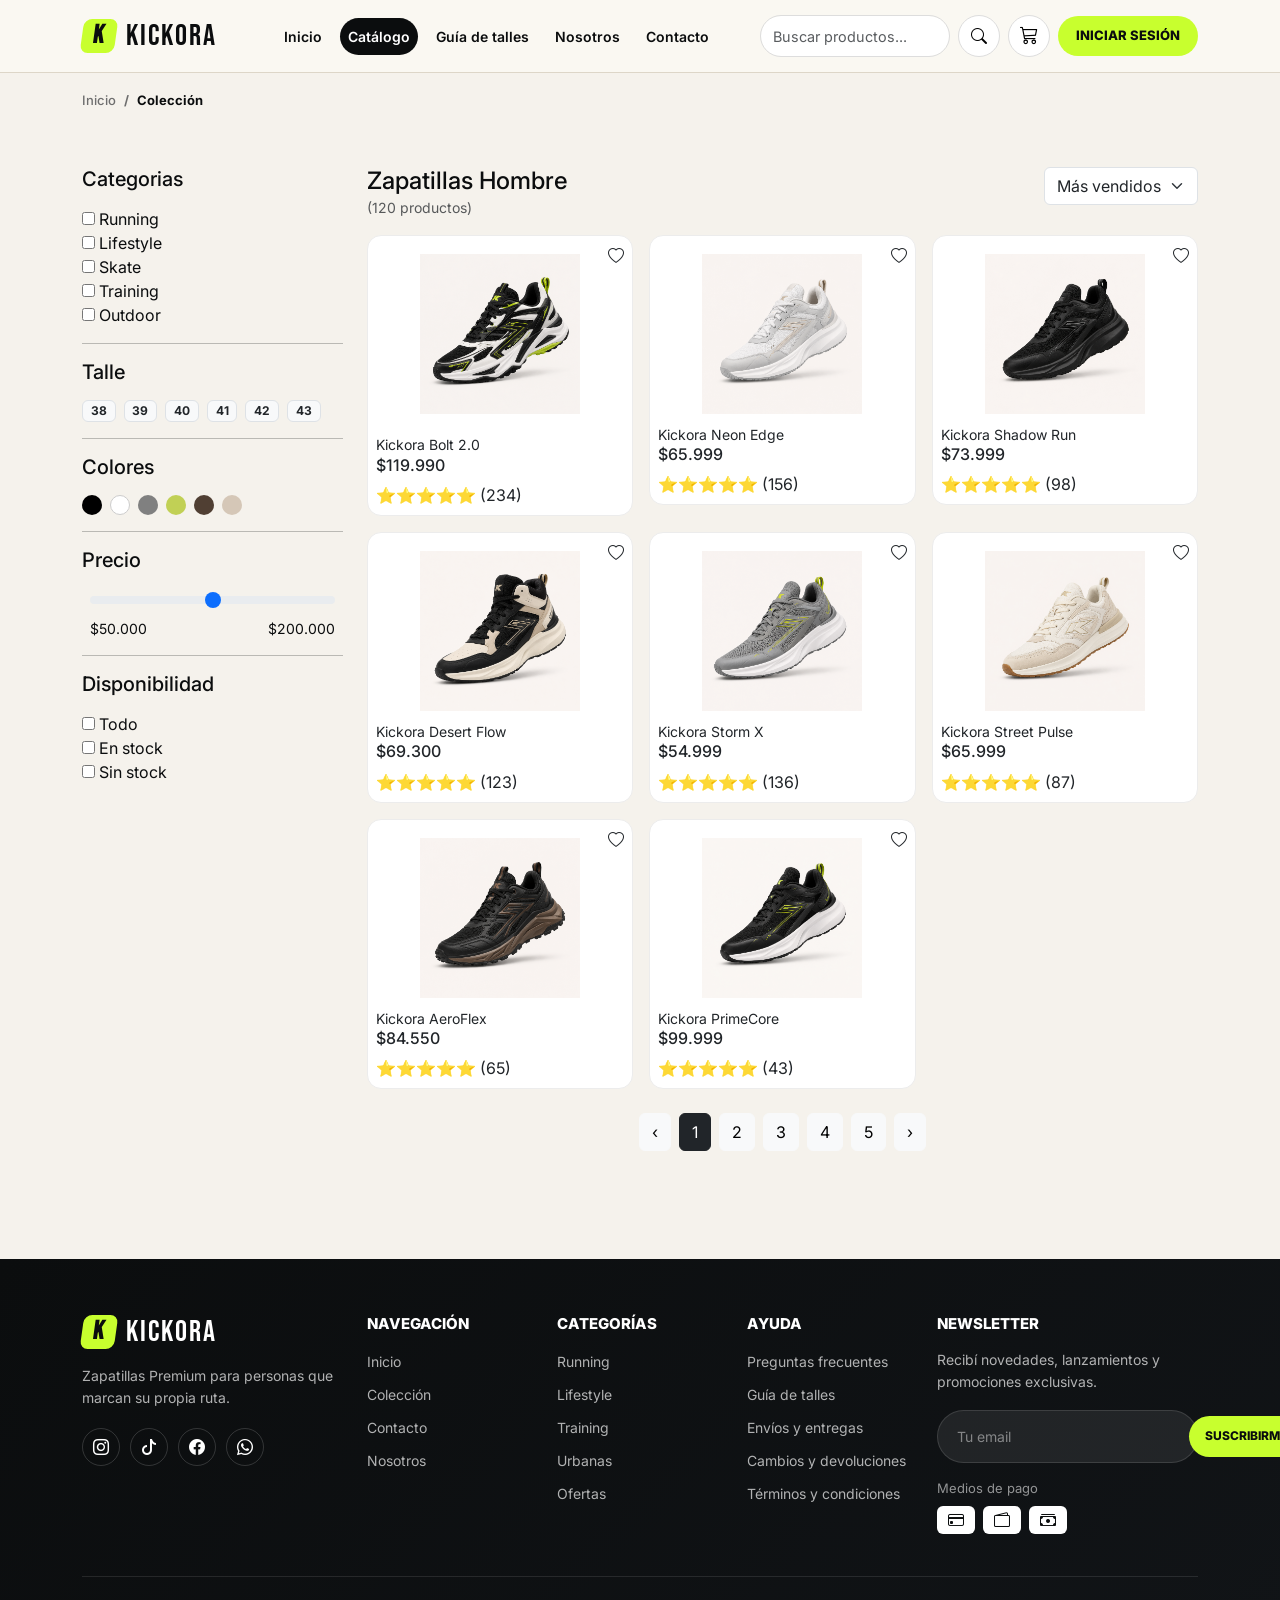
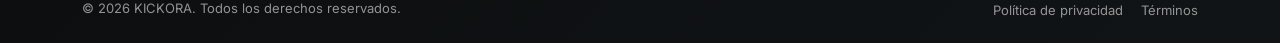
<file: pages/categorias.html>
<!doctype html>
<html lang="es">
  <head>
    <meta charset="UTF-8" />
    <meta name="viewport" content="width=device-width, initial-scale=1.0" />
    <meta name="description" content="E-commerce de zapatillas en Argentina" />
    <meta name="author" content="RollingCode" />
    <link rel="icon" type="image/png" href="../img/favicon/favicon.png"/>
    <link
      href="https://cdn.jsdelivr.net/npm/bootstrap@5.3.8/dist/css/bootstrap.min.css"
      rel="stylesheet"
      integrity="sha384-sRIl4kxILFvY47J16cr9ZwB07vP4J8+LH7qKQnuqkuIAvNWLzeN8tE5YBujZqJLB"
      crossorigin="anonymous"
    />
    <link
      rel="stylesheet"
      href="https://cdn.jsdelivr.net/npm/bootstrap-icons@1.11.3/font/bootstrap-icons.min.css"
    />
    <link rel="stylesheet" href="../css/style.css" />
    <title>Kickora | Categoría Hombre</title>
  </head>
  <body>
    <header>
      <nav class="navbar navbar-expand-lg navbar-kickora">
        <div class="container">
          <a class="navbar-brand logo-kickora" href="../index.html">
            <span class="marca-logo">K</span>
            KICKORA
          </a>

          <button
            class="navbar-toggler boton-menu-kickora"
            type="button"
            data-bs-toggle="collapse"
            data-bs-target="#menuKickora"
            aria-controls="menuKickora"
            aria-expanded="false"
            aria-label="Abrir menú"
          >
            <span class="navbar-toggler-icon"></span>
          </button>

          <div class="collapse navbar-collapse" id="menuKickora">
            <ul class="navbar-nav mx-auto mb-2 mb-lg-0 menu-kickora">
              <li class="nav-item">
                <a class="nav-link" href="../index.html">Inicio</a>
              </li>

              <li class="nav-item">
                <a class="nav-link active" href="./categorias.html">Catálogo</a>
              </li>

              <li class="nav-item">
                <a class="nav-link" href="./talles.html">Guía de talles</a>
              </li>

              <li class="nav-item">
                <a class="nav-link" href="./nosotros.html">Nosotros</a>
              </li>

              <li class="nav-item">
                <a class="nav-link" href="./contacto.html">Contacto</a>
              </li>
            </ul>

            <div class="d-flex align-items-center gap-2 acciones-kickora">
              <form
                class="d-flex align-items-center gap-2"
                role="search"
                action="./categorias.html"
                method="GET"
              >
                <input
                  class="form-control rounded-pill buscador-input"
                  type="search"
                  name="buscar"
                  placeholder="Buscar productos..."
                  aria-label="Buscar"
                />

                <button
                  class="btn btn-buscar-navbar rounded-circle"
                  type="submit"
                >
                  <i class="bi bi-search"></i>
                </button>
              </form>
              <a
                href="./detalle-carrito.html"
                class="btn-carrito-navbar"
                aria-label="Ir al carrito"
              >
                <i class="bi bi-cart3"></i>
              </a>

              <a
                href="./login.html"
                class="btn boton-principal-kickora"
              >
                Iniciar Sesión
              </a>
            </div>
          </div>
        </div>
      </nav>
      <section class="breadcrumb-kickora">
        <div class="container">
          <nav aria-label="breadcrumb">
            <ol class="breadcrumb mb-0">
              <li class="breadcrumb-item">
                <a href="../index.html">Inicio</a>
              </li>
              <li class="breadcrumb-item active" aria-current="page">
                Colección
              </li>
            </ol>
          </nav>
        </div>
      </section>
    </header>
    <main class="py-5">
  <div class="container">

    <div class="row">

      <aside class="col-12 col-md-3">

        <button 
  class="btn btn-outline-dark w-100 d-md-none mb-3"
  type="button"
  data-bs-toggle="collapse"
  data-bs-target="#filtroCategorias"
>
  Filtros
</button>

<div class="collapse d-md-block" id="filtroCategorias">

  <h5 class="mb-3 d-none d-md-block">Categorias</h5>

  <ul class="list-unstyled">
    <li><input type="checkbox"> Running</li>
    <li><input type="checkbox"> Lifestyle</li>
    <li><input type="checkbox"> Skate</li>
    <li><input type="checkbox"> Training</li>
    <li><input type="checkbox"> Outdoor</li>
  </ul>

        <hr>

        <h5 class="mb-3">Talle</h5>
        <div class="d-flex flex-wrap gap-2">
          <span class="badge bg-light text-dark border">38</span>
          <span class="badge bg-light text-dark border">39</span>
          <span class="badge bg-light text-dark border">40</span>
          <span class="badge bg-light text-dark border">41</span>
          <span class="badge bg-light text-dark border">42</span>
          <span class="badge bg-light text-dark border">43</span>
        </div>

        <hr>

        <h5 class="mb-3">Colores</h5>
        <div class="d-flex gap-2">
          <div style="width:20px;height:20px;background:black;border-radius:50%"></div>
          <div style="width:20px;height:20px;background:white;border:1px solid #ccc;border-radius:50%"></div>
          <div style="width:20px;height:20px;background:gray;border-radius:50%"></div>
          <div style="width:20px;height:20px;background:#C1D055;border-radius:50%"></div>
          <div style="width:20px;height:20px;background:#503F33;border-radius:50%"></div>
          <div style="width:20px;height:20px;background:#D5C7B7;border-radius:50%"></div>
        </div>

        <hr>

<h5 class="mb-3">Precio</h5>

<div class="px-2">
  <input type="range" class="form-range" min="50000" max="200000">

  <div class="d-flex justify-content-between">
    <small>$50.000</small>
    <small>$200.000</small>
  </div>
</div>

<hr>

<h5 class="mb-3">Disponibilidad</h5>

<ul class="list-unstyled">
  <li>
    <input type="checkbox"> Todo
  </li>

  <li>
    <input type="checkbox"> En stock
  </li>

  <li>
    <input type="checkbox"> Sin stock
  </li>
</ul>
</div>

      </aside>

      <section class="col-12 col-md-9">

          <div class="d-flex justify-content-between align-items-start mb-3">

  <div>
    <h4 class="mb-0">Zapatillas Hombre</h4>
    <small class="text-muted">(120 productos)</small>
  </div>

  <select class="form-select w-auto">
    <option>Más vendidos</option>
    <option>Menor precio</option>
    <option>Mayor precio</option>
  </select>

</div>

        <div class="row g-3">

  <div class="col-12 col-sm-6 col-lg-4">

    <a href="detalle-producto.html" class="text-decoration-none text-dark">

      <div class="card p-2 position-relative">

        <i class="bi bi-heart position-absolute top-0 end-0 m-2"></i>

        <img src="/img/1.png" class="img-fluid" alt="zapatilla">

        <div class="mt-2">
          <small>Kickora Bolt 2.0</small>
          <h6>$119.990</h6>

          <div>
            ⭐⭐⭐⭐⭐ (234)
          </div>
        </div>

      </div>

    </a>

  </div>

          <div class="col-12 col-sm-6 col-lg-4">
            <div class="card p-2 position-relative">
              <i class="bi bi-heart position-absolute top-0 end-0 m-2"></i>
              <img src="/img/2.png" class="img-fluid" alt="">
              <small>Kickora Neon Edge</small>
              <h6>$65.999</h6>
              <div>
                ⭐⭐⭐⭐⭐ (156)
              </div>
            </div>
          </div>

          <div class="col-12 col-sm-6 col-lg-4">
            <div class="card p-2 position-relative">
              <i class="bi bi-heart position-absolute top-0 end-0 m-2"></i>
              <img src="/img/3.png" class="img-fluid" alt="">
              <small>Kickora Shadow Run</small>
              <h6>$73.999</h6>
              <div>
                ⭐⭐⭐⭐⭐ (98)
              </div>
            </div>
          </div>
      
          <div class="col-12 col-sm-6 col-lg-4">
            <div class="card p-2 position-relative">
              <i class="bi bi-heart position-absolute top-0 end-0 m-2"></i>
              <img src="/img/4.png" class="img-fluid" alt="">
              <small>Kickora Desert Flow</small>
              <h6>$69.300</h6>
              <div>
                ⭐⭐⭐⭐⭐ (123)
              </div>
            </div>
          </div>

          <div class="col-12 col-sm-6 col-lg-4">
            <div class="card p-2 position-relative">
              <i class="bi bi-heart position-absolute top-0 end-0 m-2"></i>
              <img src="/img/5.png" class="img-fluid" alt="">
              <small>Kickora Storm X</small>
              <h6>$54.999</h6>
              <div>
                ⭐⭐⭐⭐⭐ (136)
              </div>
            </div>
          </div>

          <div class="col-12 col-sm-6 col-lg-4">
            <div class="card p-2 position-relative">
              <i class="bi bi-heart position-absolute top-0 end-0 m-2"></i>
              <img src="/img/6.png" class="img-fluid" alt="">
              <small>Kickora Street Pulse</small>
              <h6>$65.999</h6>
              <div>
                ⭐⭐⭐⭐⭐ (87)
              </div>
            </div>
          </div>

          <div class="col-12 col-sm-6 col-lg-4">
            <div class="card p-2 position-relative">
              <i class="bi bi-heart position-absolute top-0 end-0 m-2"></i>
              <img src="/img/7.png" class="img-fluid" alt="">
              <small>Kickora AeroFlex</small>
              <h6>$84.550</h6>
              <div>
                ⭐⭐⭐⭐⭐ (65)
              </div>
            </div>
          </div>

          <div class="col-12 col-sm-6 col-lg-4">
            <div class="card p-2 position-relative">
              <i class="bi bi-heart position-absolute top-0 end-0 m-2"></i>
              <img src="/img/8.png" class="img-fluid" alt="">
              <small>Kickora PrimeCore</small>
              <h6>$99.999</h6>
              <div>
                ⭐⭐⭐⭐⭐ (43)
              </div>
            </div>
          </div>

        </div>

        <div class="mt-4 d-flex justify-content-center gap-2">
          <button class="btn btn-light">‹</button>
          <button class="btn btn-dark">1</button>
          <a href="./categorias-2.html" class="btn btn-light">2</a>
          <button class="btn btn-light">3</button>
          <button class="btn btn-light">4</button>
          <button class="btn btn-light">5</button>
          <button class="btn btn-light">›</button>
        </div>

      </section>

    </div>

  </div>
</main>
    <footer class="footer-kickora">
      <div class="container">
        <div class="row gy-4">
          <div class="col-12 col-md-6 col-lg-3">
            <a href="../index.html" class="logo-footer">
              <span class="marca-logo">K</span>
              KICKORA
            </a>

            <p class="texto-footer mt-3">
              Zapatillas Premium para personas que marcan su propia ruta.
            </p>

            <div class="redes-footer">
              <a href="#" aria-label="Instagram">
                <i class="bi bi-instagram"></i>
              </a>

              <a href="#" aria-label="TikTok">
                <i class="bi bi-tiktok"></i>
              </a>

              <a href="#" aria-label="Facebook">
                <i class="bi bi-facebook"></i>
              </a>

              <a href="#" aria-label="WhatsApp">
                <i class="bi bi-whatsapp"></i>
              </a>
            </div>
          </div>

          <div class="col-6 col-md-3 col-lg-2">
            <h5 class="titulo-footer">Navegación</h5>

            <ul class="links-footer">
              <li><a href="../index.html">Inicio</a></li>
              <li><a href="./categorias.html">Colección</a></li>
              <li><a href="./contacto.html">Contacto</a></li>
              <li><a href="./nosotros.html">Nosotros</a></li>
            </ul>
          </div>

          <div class="col-6 col-md-3 col-lg-2">
            <h5 class="titulo-footer">Categorías</h5>

            <ul class="links-footer">
              <li><a href="./categorias.html">Running</a></li>
              <li><a href="./categorias.html">Lifestyle</a></li>
              <li><a href="./categorias.html">Training</a></li>
              <li><a href="./categorias.html">Urbanas</a></li>
              <li><a href="./categorias.html">Ofertas</a></li>
            </ul>
          </div>

          <div class="col-6 col-md-3 col-lg-2">
            <h5 class="titulo-footer">Ayuda</h5>

            <ul class="links-footer">
              <li>
                <a href="./preguntas-frecuentes.html"
                  >Preguntas frecuentes</a
                >
              </li>
              <li><a href="./talles.html">Guía de talles</a></li>
              <li><a href="./error404.html">Envíos y entregas</a></li>
              <li><a href="./error404.html">Cambios y devoluciones</a></li>
              <li><a href="./error404.html">Términos y condiciones</a></li>
            </ul>
          </div>

          <div class="col-12 col-md-6 col-lg-3">
            <h5 class="titulo-footer">Newsletter</h5>

            <p class="texto-footer">
              Recibí novedades, lanzamientos y promociones exclusivas.
            </p>

            <form class="formulario-footer">
              <input type="email" placeholder="Tu email" />
              <button type="submit">Suscribirme</button>
            </form>

            <div class="medios-pago mt-3">
              <span>Medios de pago</span>

              <div class="iconos-pago">
                <i class="bi bi-credit-card"></i>
                <i class="bi bi-wallet2"></i>
                <i class="bi bi-cash-stack"></i>
              </div>
            </div>
          </div>
        </div>

        <div class="footer-inferior">
          <p>© 2026 KICKORA. Todos los derechos reservados.</p>

          <div>
            <a href="./error404.html">Política de privacidad</a>
            <a href="./error404.html">Términos</a>
          </div>
        </div>
      </div>
    </footer>
    <script
      src="https://cdn.jsdelivr.net/npm/bootstrap@5.3.8/dist/js/bootstrap.bundle.min.js"
      integrity="sha384-FKyoEForCGlyvwx9Hj09JcYn3nv7wiPVlz7YYwJrWVcXK/BmnVDxM+D2scQbITxI"
      crossorigin="anonymous"
    ></script>
  </body>
</html>
</file>
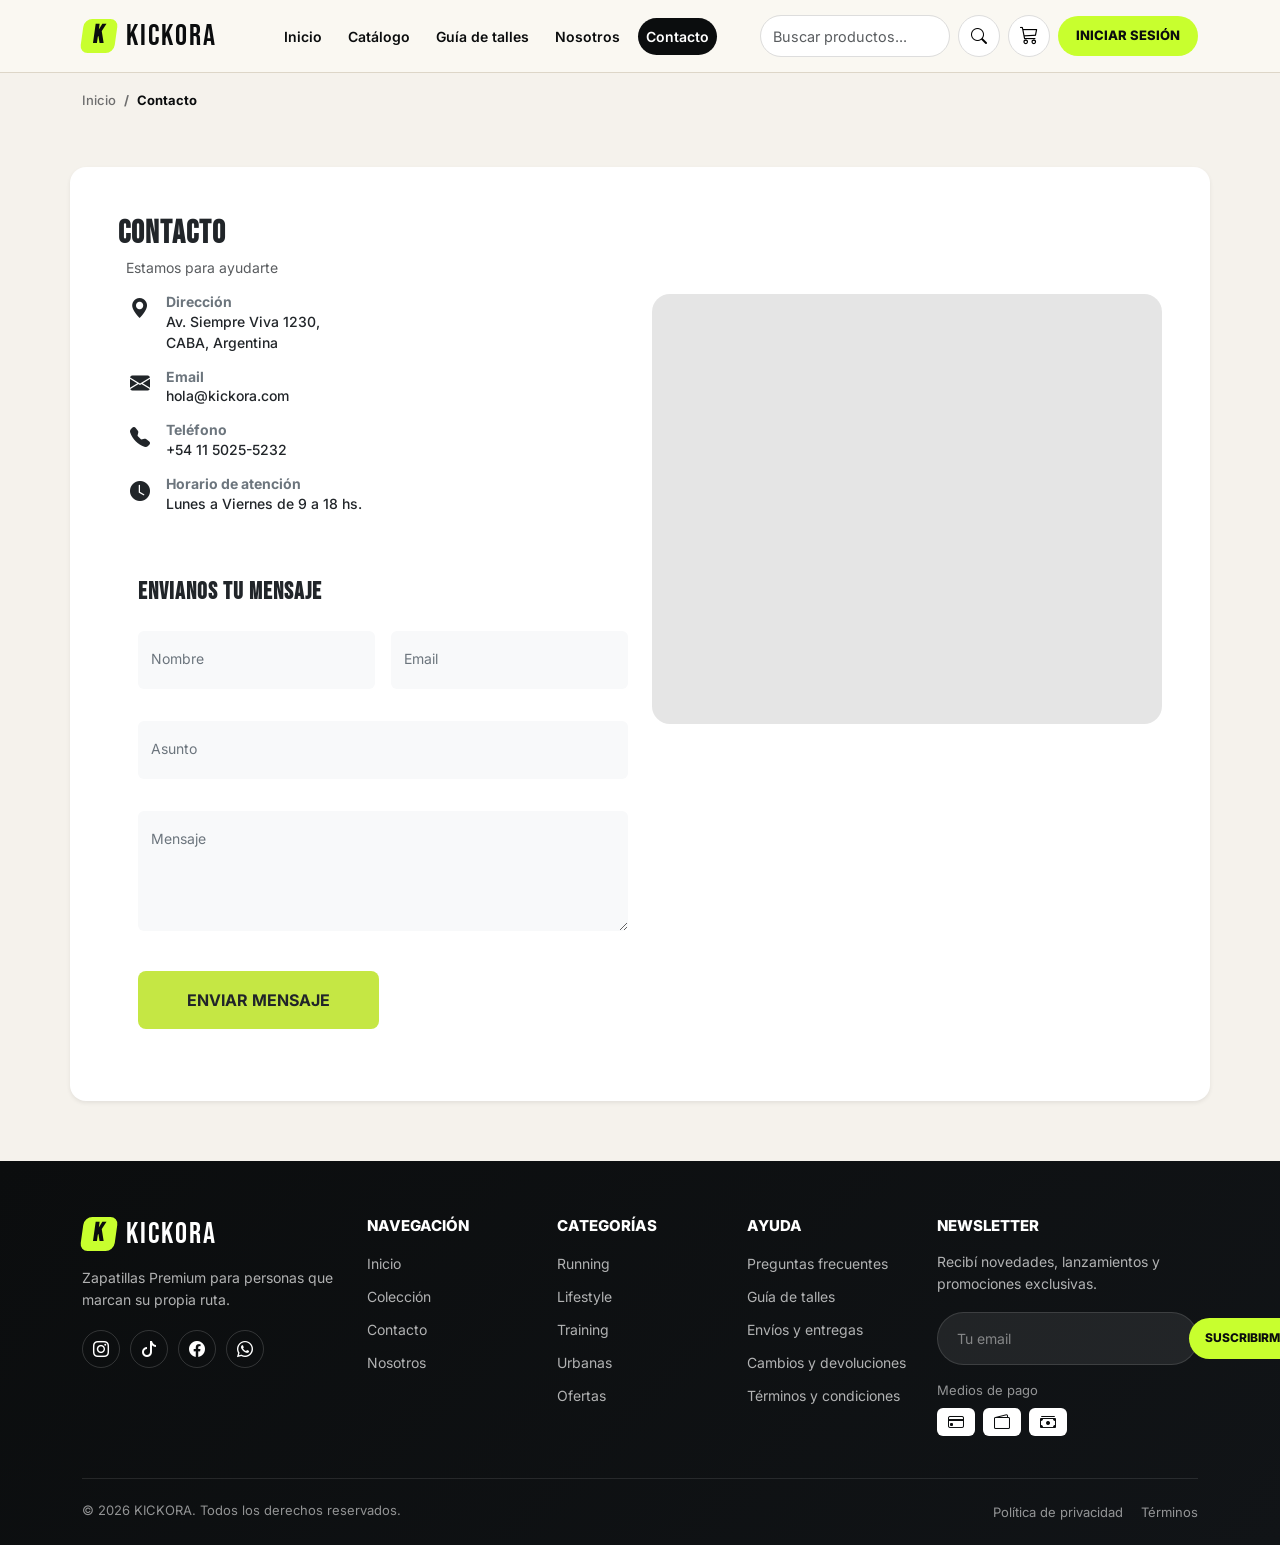
<file: pages/contacto.html>
<!doctype html>
<html lang="es">
  <head>
    <meta charset="UTF-8" />
    <meta name="viewport" content="width=device-width, initial-scale=1.0" />
    <meta name="description" content="E-commerce de zapatillas en Argentina" />
    <meta name="author" content="RollingCode" />
    <link rel="icon" type="image/png" href="../img/favicon/favicon.png"/>
    <link
      href="https://cdn.jsdelivr.net/npm/bootstrap@5.3.8/dist/css/bootstrap.min.css"
      rel="stylesheet"
      integrity="sha384-sRIl4kxILFvY47J16cr9ZwB07vP4J8+LH7qKQnuqkuIAvNWLzeN8tE5YBujZqJLB"
      crossorigin="anonymous"
    />
    <link
      rel="stylesheet"
      href="https://cdn.jsdelivr.net/npm/bootstrap-icons@1.11.3/font/bootstrap-icons.min.css"
    />
    <link rel="stylesheet" href="../css/style.css" />
    <title>Kickora | Contacto</title>
  </head>

  <body>
    <header>
      <nav class="navbar navbar-expand-lg navbar-kickora">
        <div class="container">
          <a class="navbar-brand logo-kickora" href="../index.html">
            <span class="marca-logo">K</span>
            KICKORA
          </a>

          <button
            class="navbar-toggler boton-menu-kickora"
            type="button"
            data-bs-toggle="collapse"
            data-bs-target="#menuKickora"
            aria-controls="menuKickora"
            aria-expanded="false"
            aria-label="Abrir menú"
          >
            <span class="navbar-toggler-icon"></span>
          </button>

          <div class="collapse navbar-collapse" id="menuKickora">
            <ul class="navbar-nav mx-auto mb-2 mb-lg-0 menu-kickora">
              <li class="nav-item">
                <a class="nav-link" href="../index.html">Inicio</a>
              </li>

              <li class="nav-item">
                <a class="nav-link" href="./categorias.html">Catálogo</a>
              </li>

              <li class="nav-item">
                <a class="nav-link" href="./talles.html">Guía de talles</a>
              </li>

              <li class="nav-item">
                <a class="nav-link" href="./nosotros.html">Nosotros</a>
              </li>

              <li class="nav-item">
                <a class="nav-link active" href="./contacto.html">Contacto</a>
              </li>
            </ul>

            <div class="d-flex align-items-center gap-2 acciones-kickora">
              <form
                class="d-flex align-items-center gap-2"
                role="search"
                action="./categorias.html"
                method="GET"
              >
                <input
                  class="form-control rounded-pill buscador-input"
                  type="search"
                  name="buscar"
                  placeholder="Buscar productos..."
                  aria-label="Buscar"
                />

                <button
                  class="btn btn-buscar-navbar rounded-circle"
                  type="submit"
                >
                  <i class="bi bi-search"></i>
                </button>
              </form>
              <a
                href="./detalle-carrito.html"
                class="btn-carrito-navbar"
                aria-label="Ir al carrito"
              >
                <i class="bi bi-cart3"></i>
              </a>

              <a
                href="./login.html"
                class="btn boton-principal-kickora"
              >
                Iniciar Sesión
              </a>
            </div>
          </div>
        </div>
      </nav>
      <section class="breadcrumb-kickora">
        <div class="container">
          <nav aria-label="breadcrumb">
            <ol class="breadcrumb mb-0">
              <li class="breadcrumb-item">
                <a href="../index.html">Inicio</a>
              </li>
              <li class="breadcrumb-item active" aria-current="page">
                Contacto
              </li>
            </ol>
          </nav>
        </div>
      </section>
    </header>
    <main>
      <div
        class="container my-5 bg-white p-4 p-md-5 rounded-4 shadow-sm border-light"
      >
        <!-- h1 con tamaño de encabezado 2 (fs-2), texto negro/oscuro (text-dark) y sin márgenes (m-0) -->
        <h1 class="fw-bold m-0 fs-2 text-dark">Contacto</h1>
        <!-- Parrafo con texto gris (text-muted), tamaño de letra chico (small) y margen superior leve (mt-1) -->
        <p class="text-muted small mt-1 ps-2">Estamos para ayudarte</p>
        <!-- Fila principal que divide Datos y Mapa -->
        <div class="row g-4 align-items-start mb-4">
          <!-- Columna Izquierda: Bloque de Información -->
          <div class="col-12 col-md-6 ps-md-4">
            <address class="d-flex flex-column gap-3 mb-0 fst-normal">
              <!-- Dirección -->
              <div class="d-flex align-items-start">
                <i class="bi bi-geo-alt-fill me-3 fs-5 text-dark"></i>
                <div>
                  <h6 class="fw-bold m-0 small text-secondary">Dirección</h6>
                  <p class="m-0 small text-dark fw-medium">
                    Av. Siempre Viva 1230,<br />CABA, Argentina
                  </p>
                </div>
              </div>

              <!-- Email -->
              <div class="d-flex align-items-start">
                <i class="bi bi-envelope-fill me-3 fs-5 text-dark"></i>
                <div>
                  <h6 class="fw-bold m-0 small text-secondary">Email</h6>
                  <p class="m-0 small text-dark fw-medium">hola@kickora.com</p>
                </div>
              </div>

              <!-- Teléfono -->
              <div class="d-flex align-items-start">
                <i class="bi bi-telephone-fill me-3 fs-5 text-dark"></i>
                <div>
                  <h6 class="fw-bold m-0 small text-secondary">Teléfono</h6>
                  <p class="m-0 small text-dark fw-medium">+54 11 5025-5232</p>
                </div>
              </div>

              <!-- Horario de atención -->
              <div class="d-flex align-items-start">
                <i class="bi bi-clock-fill me-3 fs-5 text-dark"></i>
                <div>
                  <h6 class="fw-bold m-0 small text-secondary">
                    Horario de atención
                  </h6>
                  <p class="m-0 small text-dark fw-medium">
                    Lunes a Viernes de 9 a 18 hs.
                  </p>
                </div>
              </div>
              <!-- Formulario: Envianos tu mensaje -->
              <div class="mt-5 ps-md-2">
                <h2 class="fw-bold fs-4 text-dark mb-4">Envianos tu mensaje</h2>
                <form>
                  <div class="row g-3">
                    <!-- Campo Nombre -->
                    <div class="col-12 col-md-6">
                      <div class="form-floating mb-3">
                        <input
                          type="text"
                          class="form-control bg-light border-0 shadow-none text-dark"
                          id="inputNombre"
                          placeholder="Nombre"
                          required
                        />
                        <label for="inputNombre" class="text-secondary small"
                          >Nombre</label
                        >
                      </div>
                    </div>

                    <!-- Campo Email -->
                    <div class="col-12 col-md-6">
                      <div class="form-floating mb-3">
                        <input
                          type="email"
                          class="form-control bg-light border-0 shadow-none text-dark"
                          id="inputEmail"
                          placeholder="Email"
                          required
                        />
                        <label for="inputEmail" class="text-secondary small"
                          >Email</label
                        >
                      </div>
                    </div>

                    <!-- Campo Asunto -->
                    <div class="col-12">
                      <div class="form-floating mb-3">
                        <input
                          type="text"
                          class="form-control bg-light border-0 shadow-none text-dark"
                          id="inputAsunto"
                          placeholder="Asunto"
                          required
                        />
                        <label for="inputAsunto" class="text-secondary small"
                          >Asunto</label
                        >
                      </div>
                    </div>

                    <!-- Campo Mensaje -->
                    <div class="col-12">
                      <div class="form-floating mb-4">
                        <textarea
                          class="form-control bg-light border-0 shadow-none text-dark"
                          id="inputMensaje"
                          placeholder="Mensaje"
                          style="height: 120px"
                          required
                        ></textarea>
                        <label for="inputMensaje" class="text-secondary small"
                          >Mensaje</label
                        >
                      </div>
                    </div>

                    <!-- Botón Enviar Mensaje -->
                    <div class="col-12 text-center text-md-start">
                      <button
                        type="submit"
                        class="btn btn-block fw-bold py-3 px-5 text-dark"
                        style="background-color: #c5e744; border-radius: 8px"
                      >
                        ENVIAR MENSAJE
                      </button>
                    </div>
                  </div>
                </form>
              </div>
            </address>
          </div>

          <!-- Columna Derecha: El Mapa -->
          <div class="col-12 col-lg-6">
            <div class="mapa-contacto h-100">
              <iframe
                src="https://www.google.com/maps/embed?pb=!1m18!1m12!1m3!1d3283.048708037615!2d-58.47281645275863!3d-34.628209384296284!2m3!1f0!2f0!3f0!3m2!1i1024!2i768!4f13.1!3m3!1m2!1s0x95bcc95874c5f32d%3A0xe6eae433d07a3d57!2sav%20siempre%20viva!5e0!3m2!1ses-419!2sar!4v1779850672813!5m2!1ses-419!2sar" width="600" height="450" style="border:0;" allowfullscreen="" loading="lazy" referrerpolicy="no-referrer-when-downgrade"
                loading="lazy"
                allowfullscreen
                referrerpolicy="no-referrer-when-downgrade"
              >
              </iframe>
            </div>
          </div>
        </div>
      </div>
    </main>
    <footer class="footer-kickora">
      <div class="container">
        <div class="row gy-4">
          <div class="col-12 col-md-6 col-lg-3">
            <a href="../index.html" class="logo-footer">
              <span class="marca-logo">K</span>
              KICKORA
            </a>

            <p class="texto-footer mt-3">
              Zapatillas Premium para personas que marcan su propia ruta.
            </p>

            <div class="redes-footer">
              <a href="#" aria-label="Instagram">
                <i class="bi bi-instagram"></i>
              </a>

              <a href="#" aria-label="TikTok">
                <i class="bi bi-tiktok"></i>
              </a>

              <a href="#" aria-label="Facebook">
                <i class="bi bi-facebook"></i>
              </a>

              <a href="#" aria-label="WhatsApp">
                <i class="bi bi-whatsapp"></i>
              </a>
            </div>
          </div>

          <div class="col-6 col-md-3 col-lg-2">
            <h5 class="titulo-footer">Navegación</h5>

            <ul class="links-footer">
              <li><a href="../index.html">Inicio</a></li>
              <li><a href="./categorias.html">Colección</a></li>
              <li><a href="./contacto.html">Contacto</a></li>
              <li><a href="./nosotros.html">Nosotros</a></li>
            </ul>
          </div>

          <div class="col-6 col-md-3 col-lg-2">
            <h5 class="titulo-footer">Categorías</h5>

            <ul class="links-footer">
              <li><a href="./categorias.html">Running</a></li>
              <li><a href="./categorias.html">Lifestyle</a></li>
              <li><a href="./categorias.html">Training</a></li>
              <li><a href="./categorias.html">Urbanas</a></li>
              <li><a href="./categorias.html">Ofertas</a></li>
            </ul>
          </div>

          <div class="col-6 col-md-3 col-lg-2">
            <h5 class="titulo-footer">Ayuda</h5>

            <ul class="links-footer">
              <li>
                <a href="./preguntas-frecuentes.html">Preguntas frecuentes</a>
              </li>
              <li><a href="./talles.html">Guía de talles</a></li>
              <li><a href="./error404.html">Envíos y entregas</a></li>
              <li><a href="./error404.html">Cambios y devoluciones</a></li>
              <li><a href="./error404.html">Términos y condiciones</a></li>
            </ul>
          </div>

          <div class="col-12 col-md-6 col-lg-3">
            <h5 class="titulo-footer">Newsletter</h5>

            <p class="texto-footer">
              Recibí novedades, lanzamientos y promociones exclusivas.
            </p>

            <form class="formulario-footer">
              <input type="email" placeholder="Tu email" />
              <button type="submit">Suscribirme</button>
            </form>

            <div class="medios-pago mt-3">
              <span>Medios de pago</span>

              <div class="iconos-pago">
                <i class="bi bi-credit-card"></i>
                <i class="bi bi-wallet2"></i>
                <i class="bi bi-cash-stack"></i>
              </div>
            </div>
          </div>
        </div>

        <div class="footer-inferior">
          <p>© 2026 KICKORA. Todos los derechos reservados.</p>

          <div>
            <a href="./error404.html">Política de privacidad</a>
            <a href="./error404.html">Términos</a>
          </div>
        </div>
      </div>
    </footer>
    <script
      src="https://cdn.jsdelivr.net/npm/bootstrap@5.3.8/dist/js/bootstrap.bundle.min.js"
      integrity="sha384-FKyoEForCGlyvwx9Hj09JcYn3nv7wiPVlz7YYwJrWVcXK/BmnVDxM+D2scQbITxI"
      crossorigin="anonymous"
    ></script>
  </body>
</html>
</file>
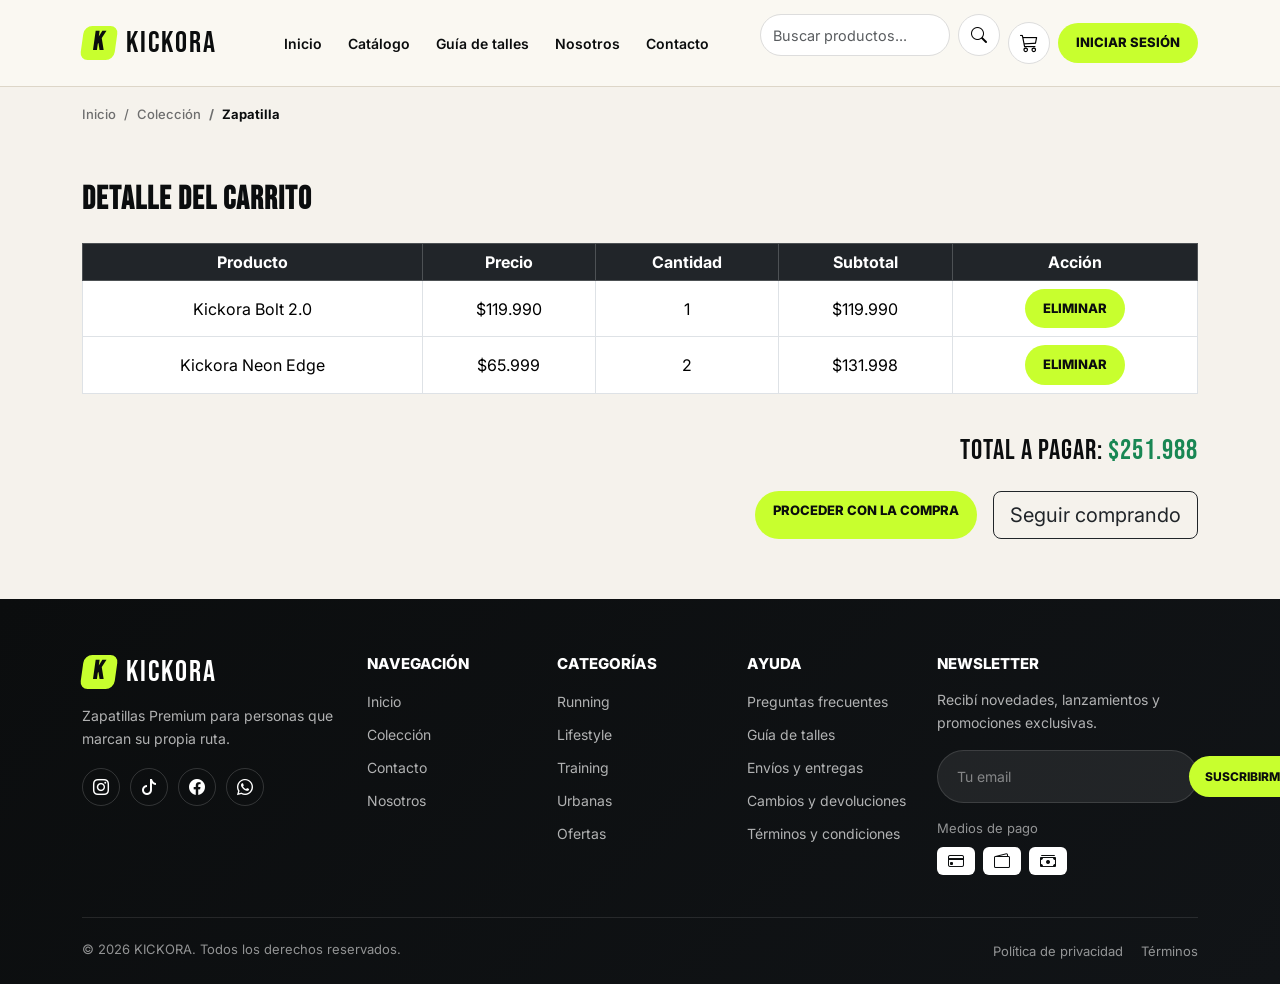
<file: pages/detalle-carrito.html>
<html lang="es">
  <head>
    <meta charset="UTF-8" />
    <meta name="viewport" content="width=device-width, initial-scale=1.0" />
    <meta name="description" content="E-commerce de zapatillas en Argentina" />
    <meta name="author" content="RollingCode" />
    <link rel="icon" type="image/png" href="../img/favicon/favicon.png"/>
    <link
      href="https://cdn.jsdelivr.net/npm/bootstrap@5.3.8/dist/css/bootstrap.min.css"
      rel="stylesheet"
      integrity="sha384-sRIl4kxILFvY47J16cr9ZwB07vP4J8+LH7qKQnuqkuIAvNWLzeN8tE5YBujZqJLB"
      crossorigin="anonymous"
    />
    <link
      rel="stylesheet"
      href="https://cdn.jsdelivr.net/npm/bootstrap-icons@1.11.3/font/bootstrap-icons.min.css"
    />
    <link rel="stylesheet" href="../css/style.css" />
    <title>Kickora | Carrito</title>
  </head>
  <body>
    <header>
      <nav class="navbar navbar-expand-lg navbar-kickora">
        <div class="container">
          <a class="navbar-brand logo-kickora" href="../index.html">
            <span class="marca-logo">K</span>
            KICKORA
          </a>

          <button
            class="navbar-toggler boton-menu-kickora"
            type="button"
            data-bs-toggle="collapse"
            data-bs-target="#menuKickora"
            aria-controls="menuKickora"
            aria-expanded="false"
            aria-label="Abrir menú"
          >
            <span class="navbar-toggler-icon"></span>
          </button>

          <div class="collapse navbar-collapse" id="menuKickora">
            <ul class="navbar-nav mx-auto mb-2 mb-lg-0 menu-kickora">
              <li class="nav-item">
                <a class="nav-link" href="../index.html">Inicio</a>
              </li>

              <li class="nav-item">
                <a class="nav-link" href="./categorias.html">Catálogo</a>
              </li>

              <li class="nav-item">
                <a class="nav-link" href="./talles.html">Guía de talles</a>
              </li>

              <li class="nav-item">
                <a class="nav-link" href="./nosotros.html">Nosotros</a>
              </li>

              <li class="nav-item">
                <a class="nav-link" href="./contacto.html">Contacto</a>
              </li>
            </ul>

            <div class="d-flex align-items-center gap-2 acciones-kickora">
              <form
                class="d-flex align-items-center gap-2"
                role="search"
                action="./categorias.html"
                method="GET"
              >
                <input
                  class="form-control rounded-pill buscador-input"
                  type="search"
                  name="buscar"
                  placeholder="Buscar productos..."
                  aria-label="Buscar"
                />

                <button
                  class="btn btn-buscar-navbar rounded-circle"
                  type="submit"
                >
                  <i class="bi bi-search"></i>
                </button>
              </form>
              <a
                href="./detalle-carrito.html"
                class="btn-carrito-navbar"
                aria-label="Ir al carrito"
              >
                <i class="bi bi-cart3"></i>
              </a>

              <a
                href="./login.html"
                class="btn boton-principal-kickora"
              >
                Iniciar Sesión
              </a>
            </div>
          </div>
        </div>
      </nav>
      <section class="breadcrumb-kickora">
        <div class="container">
          <nav aria-label="breadcrumb">
            <ol class="breadcrumb mb-0">
              <li class="breadcrumb-item">
                <a href="../index.html">Inicio</a>
              </li>
              <li class="breadcrumb-item">
                <a href="./categorias.html">Colección</a>
              </li>
              <li class="breadcrumb-item active" aria-current="page">
                Zapatilla
              </li>
            </ol>
          </nav>
        </div>
      </section>
    </header>

    <main>
      <div class="container my-5">
        <h2 class="fw-bold mb-4">Detalle del carrito</h2>

        <div class="table-responsive">
          <table class="table table-bordered align-middle text-center">
            <thead class="table-dark">
              <tr>
                <th>Producto</th>
                <th>Precio</th>
                <th>Cantidad</th>
                <th>Subtotal</th>
                <th>Acción</th>
              </tr>
            </thead>

            <tbody>
              <tr>
                <td>Kickora Bolt 2.0</td>
                <td>$119.990</td>
                <td>1</td>
                <td>$119.990</td>
                <td>
                  <button class="btn boton-principal-kickora btn-sm">
                    Eliminar
                  </button>
                </td>
              </tr>

              <tr>
                <td>Kickora Neon Edge</td>
                <td>$65.999</td>
                <td>2</td>
                <td>$131.998</td>
                <td>
                  <button class="btn boton-principal-kickora btn-sm">
                    Eliminar
                  </button>
                </td>
              </tr>
            </tbody>
          </table>
        </div>

        <div class="text-end my-4">
          <h3>
            Total a pagar:
            <span class="text-success">$251.988</span>
          </h3>
        </div>
        <div class="d-flex flex-column flex-md-row gap-3 justify-content-end">
          <!-- Ir a 404 -->
          <a href="./error404.html" class="btn boton-principal-kickora btn-lg">
            Proceder con la compra
          </a>

          <!-- Volver -->
          <a href="./categorias.html" class="btn btn-outline-dark btn-lg">
            Seguir comprando
          </a>
        </div>
      </div>
    </main>

    <footer class="footer-kickora">
      <div class="container">
        <div class="row gy-4">
          <div class="col-12 col-md-6 col-lg-3">
            <a href="../index.html" class="logo-footer">
              <span class="marca-logo">K</span>
              KICKORA
            </a>

            <p class="texto-footer mt-3">
              Zapatillas Premium para personas que marcan su propia ruta.
            </p>

            <div class="redes-footer">
              <a href="#" aria-label="Instagram">
                <i class="bi bi-instagram"></i>
              </a>

              <a href="#" aria-label="TikTok">
                <i class="bi bi-tiktok"></i>
              </a>

              <a href="#" aria-label="Facebook">
                <i class="bi bi-facebook"></i>
              </a>

              <a href="#" aria-label="WhatsApp">
                <i class="bi bi-whatsapp"></i>
              </a>
            </div>
          </div>

          <div class="col-6 col-md-3 col-lg-2">
            <h5 class="titulo-footer">Navegación</h5>

            <ul class="links-footer">
              <li><a href="../index.html">Inicio</a></li>
              <li><a href="./categorias.html">Colección</a></li>
              <li><a href="./contacto.html">Contacto</a></li>
              <li><a href="./nosotros.html">Nosotros</a></li>
            </ul>
          </div>

          <div class="col-6 col-md-3 col-lg-2">
            <h5 class="titulo-footer">Categorías</h5>

            <ul class="links-footer">
              <li><a href="./categorias.html">Running</a></li>
              <li><a href="./categorias.html">Lifestyle</a></li>
              <li><a href="./categorias.html">Training</a></li>
              <li><a href="./categorias.html">Urbanas</a></li>
              <li><a href="./categorias.html">Ofertas</a></li>
            </ul>
          </div>

          <div class="col-6 col-md-3 col-lg-2">
            <h5 class="titulo-footer">Ayuda</h5>

            <ul class="links-footer">
              <li>
                <a href="./preguntas-frecuentes.html">Preguntas frecuentes</a>
              </li>
              <li><a href="./talles.html">Guía de talles</a></li>
              <li><a href="./error404.html">Envíos y entregas</a></li>
              <li><a href="./error404.html">Cambios y devoluciones</a></li>
              <li><a href="./error404.html">Términos y condiciones</a></li>
            </ul>
          </div>

          <div class="col-12 col-md-6 col-lg-3">
            <h5 class="titulo-footer">Newsletter</h5>

            <p class="texto-footer">
              Recibí novedades, lanzamientos y promociones exclusivas.
            </p>

            <form class="formulario-footer">
              <input type="email" placeholder="Tu email" />
              <button type="submit">Suscribirme</button>
            </form>

            <div class="medios-pago mt-3">
              <span>Medios de pago</span>

              <div class="iconos-pago">
                <i class="bi bi-credit-card"></i>
                <i class="bi bi-wallet2"></i>
                <i class="bi bi-cash-stack"></i>
              </div>
            </div>
          </div>
        </div>

        <div class="footer-inferior">
          <p>© 2026 KICKORA. Todos los derechos reservados.</p>

          <div>
            <a href="./error404.html">Política de privacidad</a>
            <a href="./error404.html">Términos</a>
          </div>
        </div>
      </div>
    </footer>
    <script
      src="https://cdn.jsdelivr.net/npm/bootstrap@5.3.8/dist/js/bootstrap.bundle.min.js"
      integrity="sha384-FKyoEForCGlyvwx9Hj09JcYn3nv7wiPVlz7YYwJrWVcXK/BmnVDxM+D2scQbITxI"
      crossorigin="anonymous"
    ></script>
  </body>
</html>
</file>
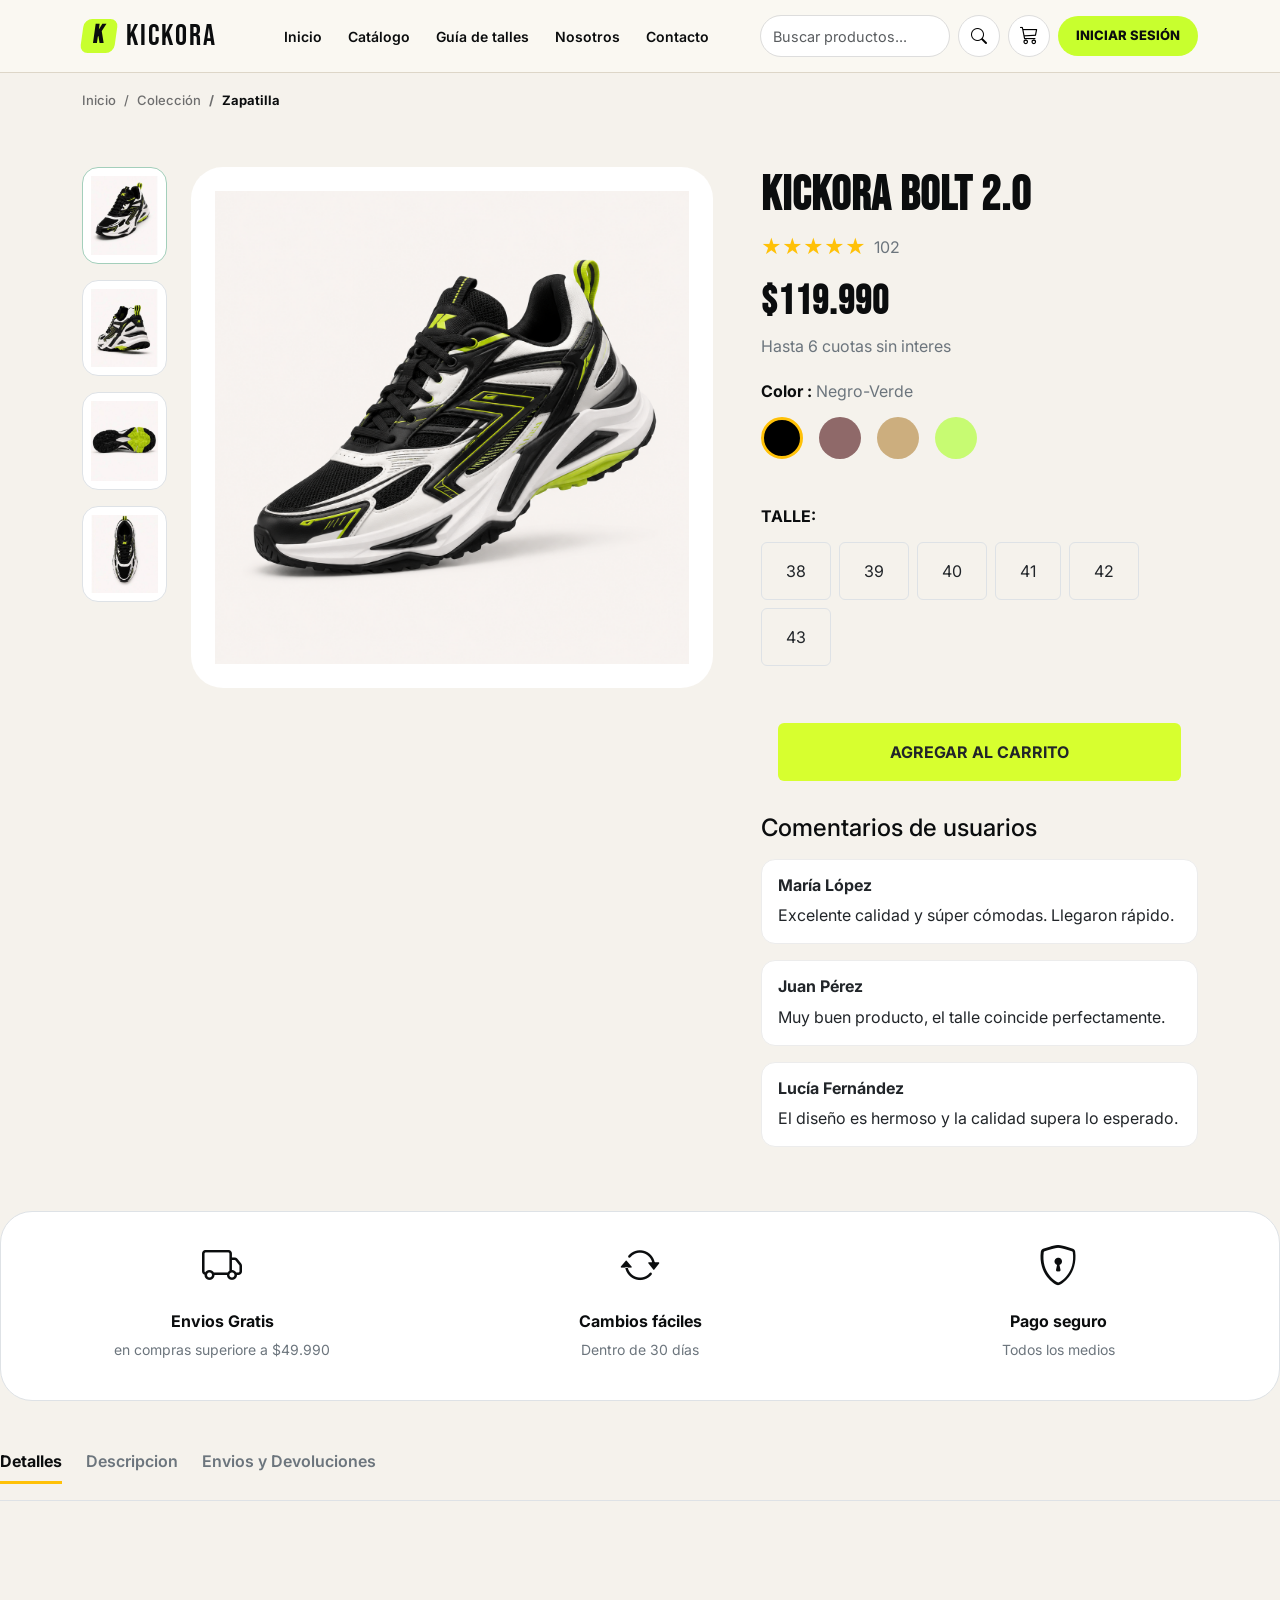
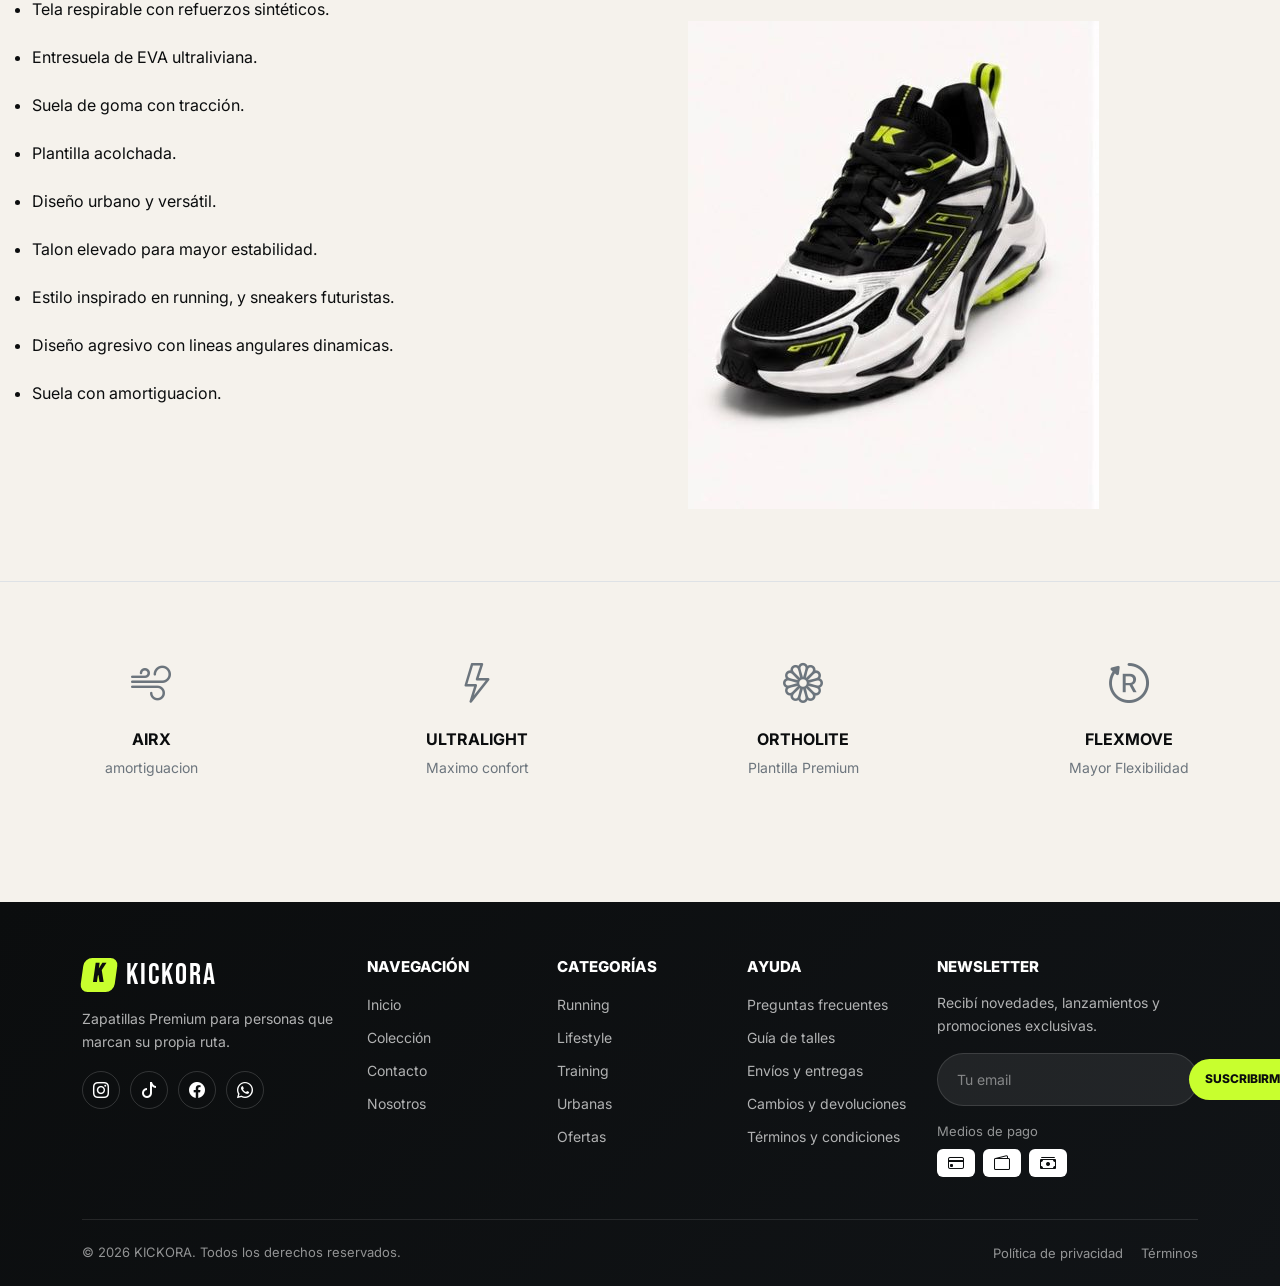
<file: pages/detalle-producto.html>
<!doctype html>
<html lang="es">
  <head>
    <meta charset="UTF-8" />
    <meta name="viewport" content="width=device-width, initial-scale=1.0" />
    <meta name="description" content="E-commerce de zapatillas en Argentina" />
    <meta name="author" content="RollingCode" />
    <link rel="icon" type="image/png" href="../img/favicon/favicon.png"/>
    <link
      href="https://cdn.jsdelivr.net/npm/bootstrap@5.3.8/dist/css/bootstrap.min.css"
      rel="stylesheet"
      integrity="sha384-sRIl4kxILFvY47J16cr9ZwB07vP4J8+LH7qKQnuqkuIAvNWLzeN8tE5YBujZqJLB"
      crossorigin="anonymous"
    />
    <link
      rel="stylesheet"
      href="https://cdn.jsdelivr.net/npm/bootstrap-icons@1.11.3/font/bootstrap-icons.min.css"
    />
    <link rel="stylesheet" href="../css/style.css" />
    <title>Kickora | Zapatilla</title>
  </head>
  <body>
    <header>
      <nav class="navbar navbar-expand-lg navbar-kickora">
        <div class="container">
          <a class="navbar-brand logo-kickora" href="../index.html">
            <span class="marca-logo">K</span>
            KICKORA
          </a>

          <button
            class="navbar-toggler boton-menu-kickora"
            type="button"
            data-bs-toggle="collapse"
            data-bs-target="#menuKickora"
            aria-controls="menuKickora"
            aria-expanded="false"
            aria-label="Abrir menú"
          >
            <span class="navbar-toggler-icon"></span>
          </button>

          <div class="collapse navbar-collapse" id="menuKickora">
            <ul class="navbar-nav mx-auto mb-2 mb-lg-0 menu-kickora">
              <li class="nav-item">
                <a class="nav-link" href="../index.html">Inicio</a>
              </li>

              <li class="nav-item">
                <a class="nav-link" href="./categorias.html">Catálogo</a>
              </li>

              <li class="nav-item">
                <a class="nav-link" href="./talles.html">Guía de talles</a>
              </li>

              <li class="nav-item">
                <a class="nav-link" href="./nosotros.html">Nosotros</a>
              </li>

              <li class="nav-item">
                <a class="nav-link" href="./contacto.html">Contacto</a>
              </li>
            </ul>

            <div class="d-flex align-items-center gap-2 acciones-kickora">
              <form
                class="d-flex align-items-center gap-2"
                role="search"
                action="./categorias.html"
                method="GET"
              >
                <input
                  class="form-control rounded-pill buscador-input"
                  type="search"
                  name="buscar"
                  placeholder="Buscar productos..."
                  aria-label="Buscar"
                />

                <button
                  class="btn btn-buscar-navbar rounded-circle"
                  type="submit"
                >
                  <i class="bi bi-search"></i>
                </button>
              </form>
                            <a
                href="./detalle-carrito.html"
                class="btn-carrito-navbar"
                aria-label="Ir al carrito"
              >
                <i class="bi bi-cart3"></i>
              </a>

              <a
                href="./login.html"
                class="btn boton-principal-kickora"
              >
                Iniciar Sesión
              </a>
            </div>
          </div>
        </div>
      </nav>
      <section class="breadcrumb-kickora">
        <div class="container">
          <nav aria-label="breadcrumb">
            <ol class="breadcrumb mb-0">
              <li class="breadcrumb-item">
                <a href="../index.html">Inicio</a>
              </li>
              <li class="breadcrumb-item">
                <a href="./categorias.html">Colección</a>
              </li>
              <li class="breadcrumb-item active" aria-current="page">
                Zapatilla
              </li>
            </ol>
          </nav>
        </div>
      </section>
    </header>
    <main>
      <section class="py-5">
        <div class="container">
          <!-- galeria -->

          <div class="row g-5">
            <div class="col-lg-7">
              <div class="row">
                <!-- imagenes -->
                <div class="col-2 d-flex flex-column gap-3">
                  <div
                    class="border rounded-4 p-2 bg-white border-success-subtle"
                  >
                    <img
                      src="../img/img-detalles-prodc/img-derecha.jpeg"
                      alt="imagen-derecha"
                      class="img-fluid"
                    />
                  </div>
                  <div class="border rounded-4 p-2 bg-white">
                    <img
                      src="../img/img-detalles-prodc/img-talon.jpeg"
                      alt="img-talon"
                      class="img-fluid"
                    />
                  </div>
                  <div class="border rounded-4 p-2 bg-white">
                    <img
                      src="../img/img-detalles-prodc/img-suela.jpeg"
                      alt="img-suela"
                      class="img-fluid"
                    />
                  </div>
                  <div class="border rounded-4 p-2 bg-white">
                    <img
                      src="../img/img-detalles-prodc/img-superior.jpeg"
                      alt="img-superior"
                      class="img-fluid"
                    />
                  </div>
                </div>
                <!-- imagen principal -->
                <div class="col-10">
                  <div
                    class="bg-white rounded-5 p-4 h-100 d-flex align-items-center justify-content-center"
                  >
                    <img
                      src="../img/img-detalles-prodc/img-detalle-prod.png"
                      alt="imagen-zapat"
                      class="img-fluid"
                    />
                  </div>
                </div>
              </div>
            </div>

            <!-- titulo del producto -->
            <div class="col-lg-5">
              <h1 class="fw-bold display-5">KICKORA Bolt 2.0</h1>
              <!-- calificaciones -->
              <div class="d-flex align-items-center gap-2 mb-3">
                <div class="text-warning fs-5">★★★★★</div>
                <span class="text-secondary">102</span>
              </div>
              <!-- precio -->
              <h2 class="fw-bold display-6">$119.990</h2>
              <p class="text-secondary">Hasta 6 cuotas sin interes</p>
              <!-- colores-zapatillas -->
              <div class="mt-4">
                <h6 class="fw-bold">
                  Color :
                  <span class="fw-normal text-secondary">Negro-Verde</span>
                </h6>
                <div class="d-flex gap-3 mt-3">
                  <div
                    class="rounded-circle border border-3 border-warning"
                    style="width: 42px; height: 42px; background: black"
                  ></div>
                  <div
                    class="rounded-circle"
                    style="width: 42px; height: 42px; background: #8f6969"
                  ></div>
                  <div
                    class="rounded-circle"
                    style="width: 42px; height: 42px; background: #ccae7e"
                  ></div>
                  <div
                    class="rounded-circle"
                    style="width: 42px; height: 42px; background: #c7fb72"
                  ></div>
                </div>
              </div>
              <!-- talles -->
              <div class="mt-5">
                <h6 class="fw-bold">TALLE:</h6>
                <div class="d-flex flex-wrap gap-2 mt-3">
                  <button class="btn border px-4 py-3">38</button>
                  <button class="btn border px-4 py-3">39</button>
                  <button class="btn border px-4 py-3">40</button>
                  <button class="btn border px-4 py-3">41</button>
                  <button class="btn border px-4 py-3">42</button>
                  <button class="btn border px-4 py-3">43</button>
                </div>
              </div>
              <!-- boton compra -->
              <a href="detalle-carrito.html" class="btn btn-lg w-100 mb-4">
                <button
                  class="btn w-100 fw-bold py-3 mt-5"
                  style="background: #d7ff2f"
                >
                  AGREGAR AL CARRITO
                </button>
              </a>

              <!-- Comentarios -->
              <h4 class="mb-3">Comentarios de usuarios</h4>

              <div class="card mb-3">
                <div class="card-body">
                  <h6 class="fw-bold">María López</h6>
                  <p class="mb-0">
                    Excelente calidad y súper cómodas. Llegaron rápido.
                  </p>
                </div>
              </div>

              <div class="card mb-3">
                <div class="card-body">
                  <h6 class="fw-bold">Juan Pérez</h6>
                  <p class="mb-0">
                    Muy buen producto, el talle coincide perfectamente.
                  </p>
                </div>
              </div>

              <div class="card mb-3">
                <div class="card-body">
                  <h6 class="fw-bold">Lucía Fernández</h6>
                  <p class="mb-0">
                    El diseño es hermoso y la calidad supera lo esperado.
                  </p>
                </div>
              </div>
            </div>
          </div>
        </div>
        <!-- beneficios -->
        <div class="bg-white border rounded-5 p-4 mt-5">
          <div class="row text-center g-4">
            <div class="col-md-4">
              <i class="bi bi-truck fs-1"></i>
              <h6 class="fw-bold mt-3">Envios Gratis</h6>
              <p class="text-secondary small">en compras superiore a $49.990</p>
            </div>

            <div class="col-md-4">
              <i class="bi bi-arrow-repeat fs-1"></i>

              <h6 class="fw-bold mt-3">Cambios fáciles</h6>

              <p class="text-secondary small">Dentro de 30 días</p>
            </div>

            <div class="col-md-4">
              <i class="bi bi-shield-lock fs-1"></i>

              <h6 class="fw-bold mt-3">Pago seguro</h6>

              <p class="text-secondary small">Todos los medios</p>
            </div>
          </div>
        </div>
        <!-- pestañas -->
        <div class="mt-5">
          <div class="d-flex flex-wrap gap-4 border-bottom pb-3">
            <div class="fw-bold border-bottom border-3 border-warning pb-2">
              Detalles
            </div>
            <div class="text-secondary fw-semibold">Descripcion</div>
            <div class="text-secondary fw-semibold">Envios y Devoluciones</div>
          </div>
          <div class="row mt-5 g-5">
            <!-- detallesde la zapatillas -->
            <div class="col-lg-6">
              <ul class="d-flex flex-column gap-4">
                <li>Tela respirable con refuerzos sintéticos.</li>

                <li>Entresuela de EVA ultraliviana.</li>

                <li>Suela de goma con tracción.</li>

                <li>Plantilla acolchada.</li>

                <li>Diseño urbano y versátil.</li>
                <li>Talon elevado para mayor estabilidad.</li>
                <li>Estilo inspirado en running, y sneakers futuristas.</li>
                <li>Diseño agresivo con lineas angulares dinamicas.</li>
                <li>Suela con amortiguacion.</li>
              </ul>
            </div>
            <!-- imagen de zapatilla -->
            <div class="col-lg-6">
              <div class="rounded-5 p-4">
                <img
                  src="../img/img-detalles-prodc/img-derecha.jpeg"
                  alt="img-derecha"
                  class="img-fluid"
                />
              </div>
            </div>
          </div>
        </div>
        <!-- caracteristicas -->
        <div class="row text-center border-top pt-5 mt-5 g-4">
          <div class="col-6 col-md-3">
            <i class="bi bi-wind fs-1 text-secondary"></i>
            <h6 class="fw-bold mt-3">AIRX</h6>
            <p class="text-secondary small">amortiguacion</p>
          </div>
          <div class="col-6 col-md-3">
            <i class="bi bi-lightning fs-1 text-secondary"></i>
            <h6 class="fw-bold mt-3">ULTRALIGHT</h6>
            <p class="text-secondary small">Maximo confort</p>
          </div>
          <div class="col-6 col-md-3">
            <i class="bi bi-flower1 fs-1 text-secondary"></i>
            <h6 class="fw-bold mt-3">ORTHOLITE</h6>
            <p class="text-secondary small">Plantilla Premium</p>
          </div>
          <div class="col-6 col-md-3">
            <i class="bi bi-bootstrap-reboot fs-1 text-secondary"></i>
            <h6 class="fw-bold mt-3">FLEXMOVE</h6>
            <p class="text-secondary small">Mayor Flexibilidad</p>
          </div>
        </div>
      </section>
    </main>
    <footer class="footer-kickora">
      <div class="container">
        <div class="row gy-4">
          <div class="col-12 col-md-6 col-lg-3">
            <a href="../index.html" class="logo-footer">
              <span class="marca-logo">K</span>
              KICKORA
            </a>

            <p class="texto-footer mt-3">
              Zapatillas Premium para personas que marcan su propia ruta.
            </p>

            <div class="redes-footer">
              <a href="#" aria-label="Instagram">
                <i class="bi bi-instagram"></i>
              </a>

              <a href="#" aria-label="TikTok">
                <i class="bi bi-tiktok"></i>
              </a>

              <a href="#" aria-label="Facebook">
                <i class="bi bi-facebook"></i>
              </a>

              <a href="#" aria-label="WhatsApp">
                <i class="bi bi-whatsapp"></i>
              </a>
            </div>
          </div>

          <div class="col-6 col-md-3 col-lg-2">
            <h5 class="titulo-footer">Navegación</h5>

            <ul class="links-footer">
              <li><a href="../index.html">Inicio</a></li>
              <li><a href="./categorias.html">Colección</a></li>
              <li><a href="./contacto.html">Contacto</a></li>
              <li><a href="./nosotros.html">Nosotros</a></li>
            </ul>
          </div>

          <div class="col-6 col-md-3 col-lg-2">
            <h5 class="titulo-footer">Categorías</h5>

            <ul class="links-footer">
              <li><a href="./categorias.html">Running</a></li>
              <li><a href="./categorias.html">Lifestyle</a></li>
              <li><a href="./categorias.html">Training</a></li>
              <li><a href="./categorias.html">Urbanas</a></li>
              <li><a href="./categorias.html">Ofertas</a></li>
            </ul>
          </div>

          <div class="col-6 col-md-3 col-lg-2">
            <h5 class="titulo-footer">Ayuda</h5>

            <ul class="links-footer">
              <li>
                <a href="./preguntas-frecuentes.html">Preguntas frecuentes</a>
              </li>
              <li><a href="./talles.html">Guía de talles</a></li>
              <li><a href="./error404.html">Envíos y entregas</a></li>
              <li><a href="./error404.html">Cambios y devoluciones</a></li>
              <li><a href="./error404.html">Términos y condiciones</a></li>
            </ul>
          </div>

          <div class="col-12 col-md-6 col-lg-3">
            <h5 class="titulo-footer">Newsletter</h5>

            <p class="texto-footer">
              Recibí novedades, lanzamientos y promociones exclusivas.
            </p>

            <form class="formulario-footer">
              <input type="email" placeholder="Tu email" />
              <button type="submit">Suscribirme</button>
            </form>

            <div class="medios-pago mt-3">
              <span>Medios de pago</span>

              <div class="iconos-pago">
                <i class="bi bi-credit-card"></i>
                <i class="bi bi-wallet2"></i>
                <i class="bi bi-cash-stack"></i>
              </div>
            </div>
          </div>
        </div>

        <div class="footer-inferior">
          <p>© 2026 KICKORA. Todos los derechos reservados.</p>

          <div>
            <a href="./error404.html">Política de privacidad</a>
            <a href="./error404.html">Términos</a>
          </div>
        </div>
      </div>
    </footer>
    <script
      src="https://cdn.jsdelivr.net/npm/bootstrap@5.3.8/dist/js/bootstrap.bundle.min.js"
      integrity="sha384-FKyoEForCGlyvwx9Hj09JcYn3nv7wiPVlz7YYwJrWVcXK/BmnVDxM+D2scQbITxI"
      crossorigin="anonymous"
    ></script>
  </body>
</html>
</file>
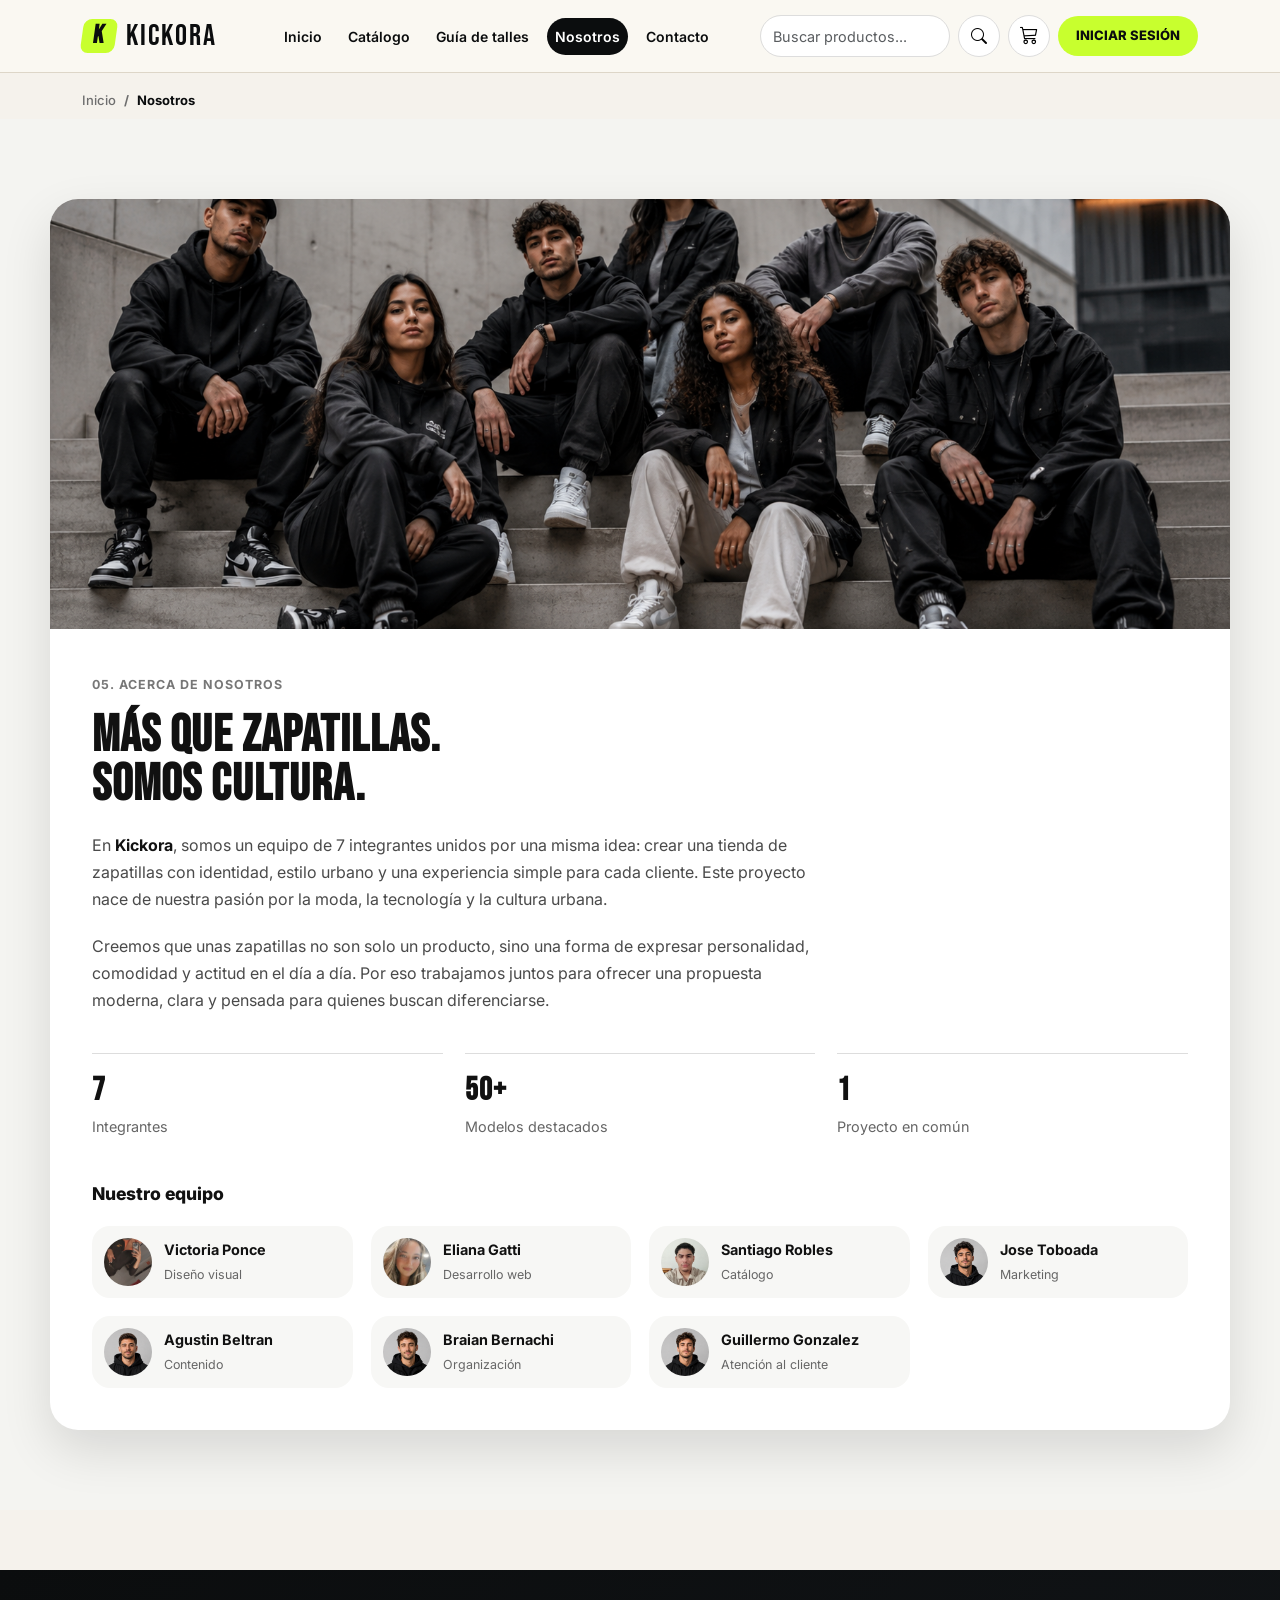
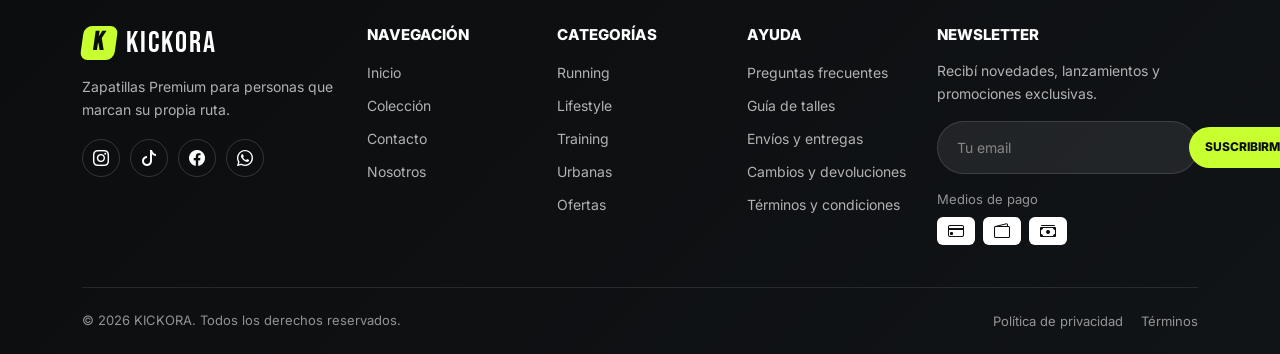
<file: pages/nosotros.html>
<!doctype html>
<html lang="es">
  <head>
    <meta charset="UTF-8" />
    <meta name="viewport" content="width=device-width, initial-scale=1.0" />
    <meta name="description" content="E-commerce de zapatillas en Argentina" />
    <meta name="author" content="RollingCode" />
    <link rel="icon" type="image/png" href="../img/favicon/favicon.png"/>
    <link
      href="https://cdn.jsdelivr.net/npm/bootstrap@5.3.8/dist/css/bootstrap.min.css"
      rel="stylesheet"
      integrity="sha384-sRIl4kxILFvY47J16cr9ZwB07vP4J8+LH7qKQnuqkuIAvNWLzeN8tE5YBujZqJLB"
      crossorigin="anonymous"
    />
    <link
      rel="stylesheet"
      href="https://cdn.jsdelivr.net/npm/bootstrap-icons@1.11.3/font/bootstrap-icons.min.css"
    />
    <link rel="stylesheet" href="../css/style.css" />
    <title>Kickora | Nosotros</title>
  </head>
  <body>
    <header>
      <nav class="navbar navbar-expand-lg navbar-kickora">
        <div class="container">
          <a class="navbar-brand logo-kickora" href="../index.html">
            <span class="marca-logo">K</span>
            KICKORA
          </a>

          <button
            class="navbar-toggler boton-menu-kickora"
            type="button"
            data-bs-toggle="collapse"
            data-bs-target="#menuKickora"
            aria-controls="menuKickora"
            aria-expanded="false"
            aria-label="Abrir menú"
          >
            <span class="navbar-toggler-icon"></span>
          </button>

          <div class="collapse navbar-collapse" id="menuKickora">
            <ul class="navbar-nav mx-auto mb-2 mb-lg-0 menu-kickora">
              <li class="nav-item">
                <a class="nav-link" href="../index.html">Inicio</a>
              </li>

              <li class="nav-item">
                <a class="nav-link" href="./categorias.html">Catálogo</a>
              </li>

              <li class="nav-item">
                <a class="nav-link" href="./talles.html">Guía de talles</a>
              </li>

              <li class="nav-item">
                <a class="nav-link active" href="./nosotros.html">Nosotros</a>
              </li>

              <li class="nav-item">
                <a class="nav-link" href="./contacto.html">Contacto</a>
              </li>
            </ul>

            <div class="d-flex align-items-center gap-2 acciones-kickora">
              <form
                class="d-flex align-items-center gap-2"
                role="search"
                action="./categorias.html"
                method="GET"
              >
                <input
                  class="form-control rounded-pill buscador-input"
                  type="search"
                  name="buscar"
                  placeholder="Buscar productos..."
                  aria-label="Buscar"
                />

                <button
                  class="btn btn-buscar-navbar rounded-circle"
                  type="submit"
                >
                  <i class="bi bi-search"></i>
                </button>
              </form>
                            <a
                href="./detalle-carrito.html"
                class="btn-carrito-navbar"
                aria-label="Ir al carrito"
              >
                <i class="bi bi-cart3"></i>
              </a>

              <a
                href="./login.html"
                class="btn boton-principal-kickora"
              >
                Iniciar Sesión
              </a>
            </div>
          </div>
        </div>
      </nav>
      <section class="breadcrumb-kickora">
        <div class="container">
          <nav aria-label="breadcrumb">
            <ol class="breadcrumb mb-0">
              <li class="breadcrumb-item">
                <a href="../index.html">Inicio</a>
              </li>
              <li class="breadcrumb-item active" aria-current="page">
                Nosotros
              </li>
            </ol>
          </nav>
        </div>
      </section>
    </header>
    <main>
      <section class="seccion-nosotros" id="nosotros">
        <div class="contenedor-nosotros">
          <div class="imagen-nosotros">
            <img src="../img/nosotros-kickora.png" alt="Equipo de Kickora" />
          </div>

          <div class="contenido-nosotros">
            <span class="etiqueta-nosotros">05. Acerca de nosotros</span>

            <h2>Más que zapatillas.<br />Somos cultura.</h2>

            <p>
              En <strong>Kickora</strong>, somos un equipo de 7 integrantes
              unidos por una misma idea: crear una tienda de zapatillas con
              identidad, estilo urbano y una experiencia simple para cada
              cliente. Este proyecto nace de nuestra pasión por la moda, la
              tecnología y la cultura urbana.
            </p>

            <p>
              Creemos que unas zapatillas no son solo un producto, sino una
              forma de expresar personalidad, comodidad y actitud en el día a
              día. Por eso trabajamos juntos para ofrecer una propuesta moderna,
              clara y pensada para quienes buscan diferenciarse.
            </p>

            <div class="estadisticas-nosotros">
              <div>
                <h3>7</h3>
                <span>Integrantes</span>
              </div>

              <div>
                <h3>50+</h3>
                <span>Modelos destacados</span>
              </div>

              <div>
                <h3>1</h3>
                <span>Proyecto en común</span>
              </div>
            </div>

            <div class="equipo-nosotros">
              <h4>Nuestro equipo</h4>

              <div class="lista-equipo">
                <div class="miembro-equipo">
                  <img
                    src="../img/victoria-nosotros.jpeg"
                    alt="Integrante de Kickora"
                  />
                  <div>
                    <strong>Victoria Ponce</strong>
                    <span>Diseño visual</span>
                  </div>
                </div>

                <div class="miembro-equipo">
                  <img
                    src="../img/eliana-nosotros.png"
                    alt="Integrante de Kickora"
                  />
                  <div>
                    <strong>Eliana Gatti</strong>
                    <span>Desarrollo web</span>
                  </div>
                </div>

                <div class="miembro-equipo">
                  <img
                    src="../img/santi-nosotros.jpg"
                    alt="Integrante de Kickora"
                  />
                  <div>
                    <strong>Santiago Robles</strong>
                    <span>Catálogo</span>
                  </div>
                </div>

                <div class="miembro-equipo">
                  <img
                    src="../img/men-1.png"
                    alt="Integrante de Kickora"
                  />
                  <div>
                    <strong>Jose Toboada</strong>
                    <span>Marketing</span>
                  </div>
                </div>

                <div class="miembro-equipo">
                  <img
                    src="../img/men-2.png"
                    alt="Integrante de Kickora"
                  />
                  <div>
                    <strong>Agustin Beltran</strong>
                    <span>Contenido</span>
                  </div>
                </div>

                <div class="miembro-equipo">
                  <img
                    src="../img/men-4.png"
                    alt="Integrante de Kickora"
                  />
                  <div>
                    <strong>Braian Bernachi</strong>
                    <span>Organización</span>
                  </div>
                </div>

                <div class="miembro-equipo">
                  <img
                    src="../img/men-5.png"
                    alt="Integrante de Kickora"
                  />
                  <div>
                    <strong>Guillermo Gonzalez</strong>
                    <span>Atención al cliente</span>
                  </div>
                </div>
              </div>
            </div>
          </div>
        </div>
      </section>
    </main>
    <footer class="footer-kickora">
      <div class="container">
        <div class="row gy-4">
          <div class="col-12 col-md-6 col-lg-3">
            <a href="../index.html" class="logo-footer">
              <span class="marca-logo">K</span>
              KICKORA
            </a>

            <p class="texto-footer mt-3">
              Zapatillas Premium para personas que marcan su propia ruta.
            </p>

            <div class="redes-footer">
              <a href="#" aria-label="Instagram">
                <i class="bi bi-instagram"></i>
              </a>

              <a href="#" aria-label="TikTok">
                <i class="bi bi-tiktok"></i>
              </a>

              <a href="#" aria-label="Facebook">
                <i class="bi bi-facebook"></i>
              </a>

              <a href="#" aria-label="WhatsApp">
                <i class="bi bi-whatsapp"></i>
              </a>
            </div>
          </div>

          <div class="col-6 col-md-3 col-lg-2">
            <h5 class="titulo-footer">Navegación</h5>

            <ul class="links-footer">
              <li><a href="../index.html">Inicio</a></li>
              <li><a href="./categorias.html">Colección</a></li>
              <li><a href="./contacto.html">Contacto</a></li>
              <li><a href="./nosotros.html">Nosotros</a></li>
            </ul>
          </div>

          <div class="col-6 col-md-3 col-lg-2">
            <h5 class="titulo-footer">Categorías</h5>

            <ul class="links-footer">
              <li><a href="./categorias.html">Running</a></li>
              <li><a href="./categorias.html">Lifestyle</a></li>
              <li><a href="./categorias.html">Training</a></li>
              <li><a href="./categorias.html">Urbanas</a></li>
              <li><a href="./categorias.html">Ofertas</a></li>
            </ul>
          </div>

          <div class="col-6 col-md-3 col-lg-2">
            <h5 class="titulo-footer">Ayuda</h5>

            <ul class="links-footer">
              <li>
                <a href="./preguntas-frecuentes.html">Preguntas frecuentes</a>
              </li>
              <li><a href="./talles.html">Guía de talles</a></li>
              <li><a href="./error404.html">Envíos y entregas</a></li>
              <li><a href="./error404.html">Cambios y devoluciones</a></li>
              <li><a href="./error404.html">Términos y condiciones</a></li>
            </ul>
          </div>

          <div class="col-12 col-md-6 col-lg-3">
            <h5 class="titulo-footer">Newsletter</h5>

            <p class="texto-footer">
              Recibí novedades, lanzamientos y promociones exclusivas.
            </p>

            <form class="formulario-footer">
              <input type="email" placeholder="Tu email" />
              <button type="submit">Suscribirme</button>
            </form>

            <div class="medios-pago mt-3">
              <span>Medios de pago</span>

              <div class="iconos-pago">
                <i class="bi bi-credit-card"></i>
                <i class="bi bi-wallet2"></i>
                <i class="bi bi-cash-stack"></i>
              </div>
            </div>
          </div>
        </div>

        <div class="footer-inferior">
          <p>© 2026 KICKORA. Todos los derechos reservados.</p>

          <div>
            <a href="./error404.html">Política de privacidad</a>
            <a href="./error404.html">Términos</a>
          </div>
        </div>
      </div>
    </footer>
    <script
      src="https://cdn.jsdelivr.net/npm/bootstrap@5.3.8/dist/js/bootstrap.bundle.min.js"
      integrity="sha384-FKyoEForCGlyvwx9Hj09JcYn3nv7wiPVlz7YYwJrWVcXK/BmnVDxM+D2scQbITxI"
      crossorigin="anonymous"
    ></script>
  </body>
</html>
</file>
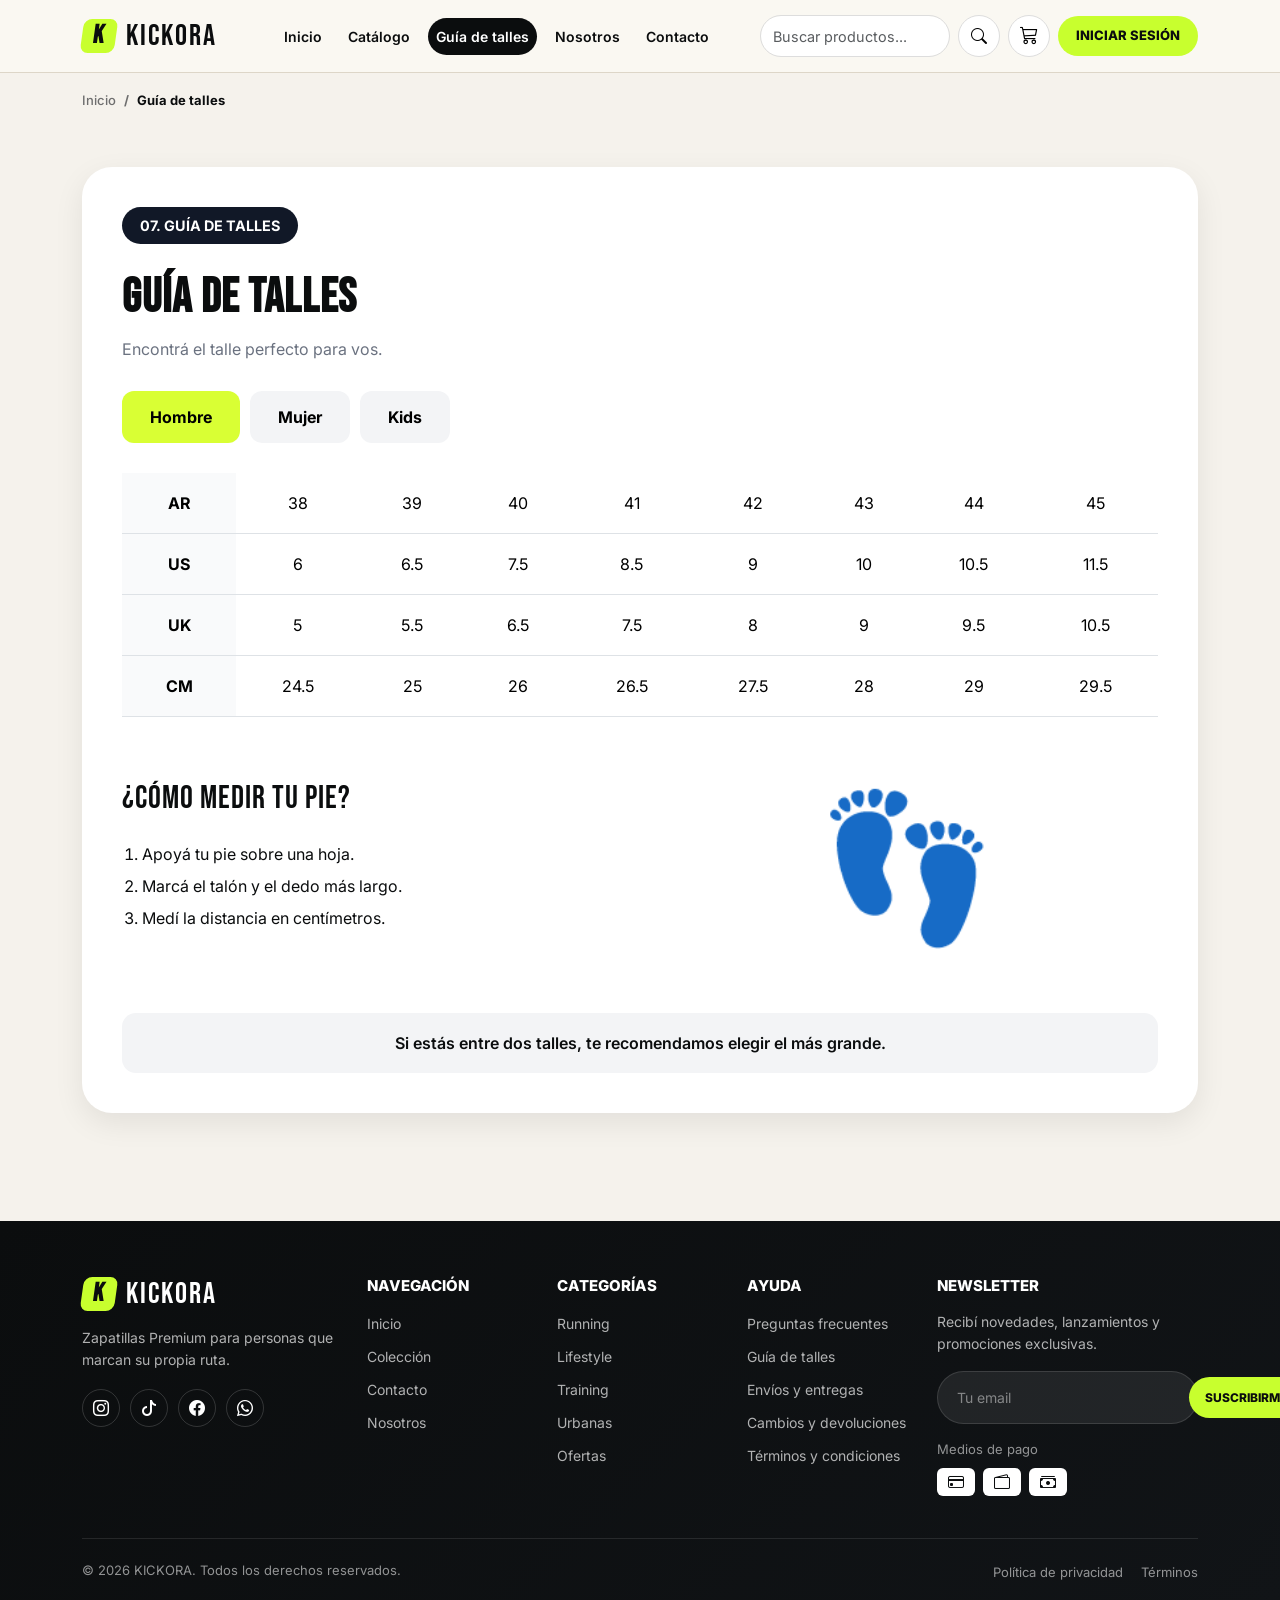
<file: pages/talles.html>
<!doctype html>
<html lang="es">
  <head>
    <meta charset="UTF-8" />
    <meta name="viewport" content="width=device-width, initial-scale=1.0" />
    <meta name="description" content="E-commerce de zapatillas en Argentina" />
    <meta name="author" content="RollingCode" />
    <link rel="icon" type="image/png" href="../img/favicon/favicon.png" />
    <link
      href="https://cdn.jsdelivr.net/npm/bootstrap@5.3.8/dist/css/bootstrap.min.css"
      rel="stylesheet"
      integrity="sha384-sRIl4kxILFvY47J16cr9ZwB07vP4J8+LH7qKQnuqkuIAvNWLzeN8tE5YBujZqJLB"
      crossorigin="anonymous"
    />
    <link
      rel="stylesheet"
      href="https://cdn.jsdelivr.net/npm/bootstrap-icons@1.11.3/font/bootstrap-icons.min.css"
    />
    <link rel="stylesheet" href="../css/style.css" />
    <link rel="stylesheet" href="../css/talles.css" />
    <title>Kickora | Guía de talles</title>
  </head>
  <body>
    <header>
      <nav class="navbar navbar-expand-lg navbar-kickora">
        <div class="container">
          <a class="navbar-brand logo-kickora" href="../index.html">
            <span class="marca-logo">K</span>
            KICKORA
          </a>

          <button
            class="navbar-toggler boton-menu-kickora"
            type="button"
            data-bs-toggle="collapse"
            data-bs-target="#menuKickora"
            aria-controls="menuKickora"
            aria-expanded="false"
            aria-label="Abrir menú"
          >
            <span class="navbar-toggler-icon"></span>
          </button>

          <div class="collapse navbar-collapse" id="menuKickora">
            <ul class="navbar-nav mx-auto mb-2 mb-lg-0 menu-kickora">
              <li class="nav-item">
                <a class="nav-link" href="../index.html">Inicio</a>
              </li>

              <li class="nav-item">
                <a class="nav-link" href="./categorias.html">Catálogo</a>
              </li>

              <li class="nav-item">
                <a class="nav-link active" href="./talles.html"
                  >Guía de talles</a
                >
              </li>

              <li class="nav-item">
                <a class="nav-link" href="./nosotros.html">Nosotros</a>
              </li>

              <li class="nav-item">
                <a class="nav-link" href="./contacto.html">Contacto</a>
              </li>
            </ul>

            <div class="d-flex align-items-center gap-2 acciones-kickora">
              <form
                class="d-flex align-items-center gap-2"
                role="search"
                action="./categorias.html"
                method="GET"
              >
                <input
                  class="form-control rounded-pill buscador-input"
                  type="search"
                  name="buscar"
                  placeholder="Buscar productos..."
                  aria-label="Buscar"
                />

                <button
                  class="btn btn-buscar-navbar rounded-circle"
                  type="submit"
                >
                  <i class="bi bi-search"></i>
                </button>
              </form>
              <a
                href="./detalle-carrito.html"
                class="btn-carrito-navbar"
                aria-label="Ir al carrito"
              >
                <i class="bi bi-cart3"></i>
              </a>

              <a href="./login.html" class="btn boton-principal-kickora">
                Iniciar Sesión
              </a>
            </div>
          </div>
        </div>
      </nav>
      <section class="breadcrumb-kickora">
        <div class="container">
          <nav aria-label="breadcrumb">
            <ol class="breadcrumb mb-0">
              <li class="breadcrumb-item">
                <a href="../index.html">Inicio</a>
              </li>
              <li class="breadcrumb-item active" aria-current="page">
                Guía de talles
              </li>
            </ol>
          </nav>
        </div>
      </section>
    </header>
    <main>
      <section class="guia-section container py-5">
        <div class="guia-card">
          <span class="guia-etiqueta"> 07. GUÍA DE TALLES </span>

          <h1 class="guia-title">Guía de talles</h1>

          <p class="guia-subtitle">Encontrá el talle perfecto para vos.</p>

          <!-- Tabs -->
          <div class="guia-tabs">
            <button class="tab-activo">Hombre</button>

            <button>Mujer</button>

            <button>Kids</button>
          </div>

          <!-- Tabla -->
          <div class="table-responsive">
            <table class="table guia-table">
              <tbody>
                <tr>
                  <th>AR</th>
                  <td>38</td>
                  <td>39</td>
                  <td>40</td>
                  <td>41</td>
                  <td>42</td>
                  <td>43</td>
                  <td>44</td>
                  <td>45</td>
                </tr>

                <tr>
                  <th>US</th>
                  <td>6</td>
                  <td>6.5</td>
                  <td>7.5</td>
                  <td>8.5</td>
                  <td>9</td>
                  <td>10</td>
                  <td>10.5</td>
                  <td>11.5</td>
                </tr>

                <tr>
                  <th>UK</th>
                  <td>5</td>
                  <td>5.5</td>
                  <td>6.5</td>
                  <td>7.5</td>
                  <td>8</td>
                  <td>9</td>
                  <td>9.5</td>
                  <td>10.5</td>
                </tr>

                <tr>
                  <th>CM</th>
                  <td>24.5</td>
                  <td>25</td>
                  <td>26</td>
                  <td>26.5</td>
                  <td>27.5</td>
                  <td>28</td>
                  <td>29</td>
                  <td>29.5</td>
                </tr>
              </tbody>
            </table>
          </div>

          <!-- Medir -->
          <div class="medir-container">
            <div class="medir-texto">
              <h3>¿Cómo medir tu pie?</h3>

              <ol>
                <li>Apoyá tu pie sobre una hoja.</li>
                <li>Marcá el talón y el dedo más largo.</li>
                <li>Medí la distancia en centímetros.</li>
              </ol>
            </div>

            <div class="medir-icono">👣</div>
          </div>

          <!-- Aviso -->
          <div class="guia-alerta">
            Si estás entre dos talles, te recomendamos elegir el más grande.
          </div>
        </div>
      </section>
    </main>

    <footer class="footer-kickora">
      <div class="container">
        <div class="row gy-4">
          <div class="col-12 col-md-6 col-lg-3">
            <a href="../index.html" class="logo-footer">
              <span class="marca-logo">K</span>
              KICKORA
            </a>

            <p class="texto-footer mt-3">
              Zapatillas Premium para personas que marcan su propia ruta.
            </p>

            <div class="redes-footer">
              <a href="#" aria-label="Instagram">
                <i class="bi bi-instagram"></i>
              </a>

              <a href="#" aria-label="TikTok">
                <i class="bi bi-tiktok"></i>
              </a>

              <a href="#" aria-label="Facebook">
                <i class="bi bi-facebook"></i>
              </a>

              <a href="#" aria-label="WhatsApp">
                <i class="bi bi-whatsapp"></i>
              </a>
            </div>
          </div>

          <div class="col-6 col-md-3 col-lg-2">
            <h5 class="titulo-footer">Navegación</h5>

            <ul class="links-footer">
              <li><a href="../index.html">Inicio</a></li>
              <li><a href="./categorias.html">Colección</a></li>
              <li><a href="./contacto.html">Contacto</a></li>
              <li><a href="./nosotros.html">Nosotros</a></li>
            </ul>
          </div>

          <div class="col-6 col-md-3 col-lg-2">
            <h5 class="titulo-footer">Categorías</h5>

            <ul class="links-footer">
              <li><a href="./categorias.html">Running</a></li>
              <li><a href="./categorias.html">Lifestyle</a></li>
              <li><a href="./categorias.html">Training</a></li>
              <li><a href="./categorias.html">Urbanas</a></li>
              <li><a href="./categorias.html">Ofertas</a></li>
            </ul>
          </div>

          <div class="col-6 col-md-3 col-lg-2">
            <h5 class="titulo-footer">Ayuda</h5>

            <ul class="links-footer">
              <li>
                <a href="./preguntas-frecuentes.html">Preguntas frecuentes</a>
              </li>
              <li><a href="./talles.html">Guía de talles</a></li>
              <li><a href="./error404.html">Envíos y entregas</a></li>
              <li><a href="./error404.html">Cambios y devoluciones</a></li>
              <li><a href="./error404.html">Términos y condiciones</a></li>
            </ul>
          </div>

          <div class="col-12 col-md-6 col-lg-3">
            <h5 class="titulo-footer">Newsletter</h5>

            <p class="texto-footer">
              Recibí novedades, lanzamientos y promociones exclusivas.
            </p>

            <form class="formulario-footer">
              <input type="email" placeholder="Tu email" />
              <button type="submit">Suscribirme</button>
            </form>

            <div class="medios-pago mt-3">
              <span>Medios de pago</span>

              <div class="iconos-pago">
                <i class="bi bi-credit-card"></i>
                <i class="bi bi-wallet2"></i>
                <i class="bi bi-cash-stack"></i>
              </div>
            </div>
          </div>
        </div>

        <div class="footer-inferior">
          <p>© 2026 KICKORA. Todos los derechos reservados.</p>

          <div>
            <a href="./error404.html">Política de privacidad</a>
            <a href="./error404.html">Términos</a>
          </div>
        </div>
      </div>
    </footer>
    <script
      src="https://cdn.jsdelivr.net/npm/bootstrap@5.3.8/dist/js/bootstrap.bundle.min.js"
      integrity="sha384-FKyoEForCGlyvwx9Hj09JcYn3nv7wiPVlz7YYwJrWVcXK/BmnVDxM+D2scQbITxI"
      crossorigin="anonymous"
    ></script>
  </body>
</html>
</file>
<file: css/style.css>
@import url("https://fonts.googleapis.com/css2?family=Bebas+Neue&family=Inter:wght@400;500;600;700;800&display=swap");

:root {
  /* Colores principales */
  --color-fondo: #f5f2ec;
  --color-tarjeta: #faf8f2;
  --color-blanco: #ffffff;
  --color-negro: #0b0d0e;
  --color-oscuro: #111417;

  /* Textos */
  --color-texto-principal: #0b0d0e;
  --color-texto-secundario: #6e6e6e;
  --color-texto-claro: rgba(255, 255, 255, 0.68);

  /* Marca */
  --color-verde-lima: #c8ff2e;
  --color-verde-lima-hover: #a6d927;

  /* Neutros */
  --color-beige: #e7d8be;
  --color-beige-oscuro: #c7b99f;
  --color-borde: #ddd6c8;
  --color-gris-claro: #e8e4da;

  /* Estados */
  --color-exito: #4f8a3d;
  --color-error: #d94a4a;

  /* Sombras */
  --sombra-suave: 0 10px 30px rgba(0, 0, 0, 0.08);
  --sombra-tarjeta: 0 8px 20px rgba(0, 0, 0, 0.06);

  /* Bordes */
  --radio-chico: 8px;
  --radio-medio: 16px;
  --radio-grande: 28px;
  --radio-redondo: 999px;
}

* {
  box-sizing: border-box;
}

body {
  margin: 0;
  font-family: "Inter", sans-serif;
  background-color: var(--color-fondo);
  color: var(--color-texto-principal);
}

h1,
h2,
h3,
.logo-kickora,
.logo-footer {
  font-family: "Bebas Neue", sans-serif;
  letter-spacing: 1px;
}

/* NAVBAR KICKORA */

.navbar-kickora {
  width: 100%;
  background-color: var(--color-tarjeta);
  border-bottom: 1px solid var(--color-borde);
  padding: 14px 0;
  position: sticky;
  top: 0;
  z-index: 1000;
}

.logo-kickora,
.logo-footer {
  display: inline-flex;
  align-items: center;
  gap: 10px;
  color: var(--color-negro);
  text-decoration: none;
  font-size: 30px;
  line-height: 1;
  letter-spacing: 2px;
}

.marca-logo {
  width: 34px;
  height: 34px;
  background-color: var(--color-verde-lima);
  color: var(--color-negro);
  display: inline-flex;
  align-items: center;
  justify-content: center;
  border-radius: var(--radio-chico);
  font-family: "Bebas Neue", sans-serif;
  font-size: 26px;
  font-weight: 700;
  transform: skew(-8deg);
}

.menu-kickora {
  gap: 10px;
}

.menu-kickora .nav-link {
  color: var(--color-negro);
  font-size: 14px;
  font-weight: 600;
  padding: 8px 12px;
  border-radius: var(--radio-redondo);
  transition: all 0.2s ease;
}

.menu-kickora .nav-link:hover,
.menu-kickora .nav-link.active {
  background-color: var(--color-negro);
  color: var(--color-blanco);
}

.acciones-kickora .boton-icono {
  width: 38px;
  height: 38px;
  border: 1px solid var(--color-borde);
  border-radius: 50%;
  color: var(--color-negro);
  background-color: var(--color-blanco);
  display: inline-flex;
  align-items: center;
  justify-content: center;
  text-decoration: none;
  transition: all 0.2s ease;
}

.acciones-kickora .boton-icono:hover {
  background-color: var(--color-negro);
  color: var(--color-verde-lima);
  border-color: var(--color-negro);
}

.boton-principal-kickora {
  background-color: var(--color-verde-lima);
  color: var(--color-negro);
  border: none;
  border-radius: var(--radio-redondo);
  padding: 10px 18px;
  font-size: 13px;
  font-weight: 800;
  text-transform: uppercase;
  transition: all 0.2s ease;
}

.boton-principal-kickora:hover {
  background-color: var(--color-verde-lima-hover);
  color: var(--color-negro);
  transform: translateY(-1px);
}

.boton-menu-kickora {
  border: 1px solid var(--color-borde);
  background-color: var(--color-blanco);
}

.boton-menu-kickora:focus {
  box-shadow: none;
}

/* BOTON CARRITO */

.btn-carrito-navbar {
  width: 42px;
  height: 42px;
  border: 1px solid #ddd;
  border-radius: 50%;
  background-color: #fff;
  color: #000;
  display: flex;
  align-items: center;
  justify-content: center;
  text-decoration: none;
  transition: all 0.25s ease;
}

.btn-carrito-navbar:hover {
  background-color: #c6ff00;
  border-color: #c6ff00;
  color: #000;
  transform: scale(1.05);
}

.btn-carrito-navbar i {
  font-size: 1.15rem;
}

/* BUSCADOR NAVBAR */

.buscador-input {
  width: 190px;
  height: 42px;
  border: 1px solid #ddd;
  font-size: 0.9rem;
}

.btn-buscar-navbar {
  width: 42px;
  height: 42px;
  border: 1px solid #ddd;
  background-color: #fff;
  color: #000;
  display: flex;
  align-items: center;
  justify-content: center;
}

.btn-buscar-navbar:hover {
  background-color: #c6ff00;
  border-color: #c6ff00;
  color: #000;
}

/* BREADCRUMB KICKORA */

.breadcrumb-kickora {
  background-color: var(--color-fondo);
  padding: 18px 0 8px;
}

.breadcrumb-kickora .breadcrumb {
  font-size: 13px;
  font-weight: 500;
}

.breadcrumb-kickora .breadcrumb-item a {
  color: var(--color-texto-secundario);
  text-decoration: none;
}

.breadcrumb-kickora .breadcrumb-item a:hover {
  color: var(--color-negro);
}

.breadcrumb-kickora .breadcrumb-item.active {
  color: var(--color-negro);
  font-weight: 700;
}

.breadcrumb-kickora .breadcrumb-item + .breadcrumb-item::before {
  color: var(--color-texto-secundario);
}

/* css-error-404 */
.error-body {
  min-height: 100vh;
  overflow: hidden;
}
.error-section {
  min-height: 100vh;

  overflow: hidden;
  padding: 40px 20px 120px;
}

.title-404 {
  font-size: clamp(6rem, 18vw, 12rem);
  font-weight: 900;
  line-height: 1;
  color: #000;
  margin-bottom: 10px;
}
.subtitle {
  font-size: clamp(1.5rem, 4vw, 2.5rem);
  font-weight: 700;
  color: #111;
}

.description {
  font-size: clamp(1rem, 2vw, 1.4rem);
  color: #666;
  line-height: 1.5;
}
.btn-home {
  position: absolute;
  bottom: 65px;
  left: 50%;
  transform: translateX(-50%);
  background: #d8ff2f;
  border: none;
  border-radius: 14px;
  padding: 16px 40px;
  font-weight: 800;
  font-size: 1rem;
  color: #111;
  transition: 0.3s;
  z-index: 3;
}
.btn-home:hover {
  background: #c5eb28;
  transform: translateX(-50%) scale(1.03);
}
.contenedor-zapatilla {
  position: absolute;
  bottom: 90px;
  left: 50%;
  transform: translateX(-50%);
  width: min(90vw, 700px);
  z-index: 2;
}
.contenedor-zapatilla img {
  width: 100%;
  object-fit: contain;
  filter: drop-shadow(0 20px 30px rgba(0, 0, 0, 0.35));
}
/* Mobile */
@media (max-width: 768px) {
  .contenedor-zapatilla {
    bottom: 130px;
    margin-top: 40px;
  }

  .btn-home {
    width: 85%;
  }
}

/* FOOTER KICKORA */

.footer-kickora {
  background: linear-gradient(135deg, var(--color-negro), var(--color-oscuro));
  color: var(--color-blanco);
  padding: 56px 0 22px;
  margin-top: 60px;
}

.footer-kickora .logo-footer {
  color: var(--color-blanco);
}

.footer-kickora .marca-logo {
  background-color: var(--color-verde-lima);
  color: var(--color-negro);
}

.texto-footer {
  color: var(--color-texto-claro);
  font-size: 14px;
  line-height: 1.6;
  max-width: 260px;
}

.titulo-footer {
  color: var(--color-blanco);
  font-size: 15px;
  font-weight: 800;
  text-transform: uppercase;
  margin-bottom: 16px;
}

.links-footer {
  list-style: none;
  padding: 0;
  margin: 0;
}

.links-footer li {
  margin-bottom: 9px;
}

.links-footer a {
  color: var(--color-texto-claro);
  text-decoration: none;
  font-size: 14px;
  transition: all 0.2s ease;
}

.links-footer a:hover {
  color: var(--color-verde-lima);
  padding-left: 4px;
}

.redes-footer {
  display: flex;
  gap: 10px;
  margin-top: 18px;
}

.redes-footer a {
  width: 38px;
  height: 38px;
  border: 1px solid rgba(255, 255, 255, 0.16);
  border-radius: 50%;
  color: var(--color-blanco);
  display: inline-flex;
  align-items: center;
  justify-content: center;
  text-decoration: none;
  transition: all 0.2s ease;
}

.redes-footer a:hover {
  background-color: var(--color-verde-lima);
  color: var(--color-negro);
  border-color: var(--color-verde-lima);
}

.formulario-footer {
  display: flex;
  background-color: rgba(255, 255, 255, 0.08);
  border: 1px solid rgba(255, 255, 255, 0.12);
  border-radius: var(--radio-redondo);
  padding: 5px;
  max-width: 340px;
}

.formulario-footer input {
  flex: 1;
  background: transparent;
  border: none;
  outline: none;
  color: var(--color-blanco);
  padding: 10px 14px;
  font-size: 14px;
}

.formulario-footer input::placeholder {
  color: rgba(255, 255, 255, 0.45);
}

.formulario-footer button {
  border: none;
  background-color: var(--color-verde-lima);
  color: var(--color-negro);
  border-radius: var(--radio-redondo);
  padding: 10px 16px;
  font-size: 12px;
  font-weight: 800;
  text-transform: uppercase;
}

.formulario-footer button:hover {
  background-color: var(--color-verde-lima-hover);
}

.medios-pago span {
  display: block;
  font-size: 13px;
  color: rgba(255, 255, 255, 0.55);
  margin-bottom: 8px;
}

.iconos-pago {
  display: flex;
  gap: 8px;
}

.iconos-pago i {
  width: 38px;
  height: 28px;
  background-color: var(--color-blanco);
  color: var(--color-negro);
  border-radius: 6px;
  display: inline-flex;
  align-items: center;
  justify-content: center;
}

.footer-inferior {
  border-top: 1px solid rgba(255, 255, 255, 0.1);
  margin-top: 42px;
  padding-top: 20px;
  display: flex;
  align-items: center;
  justify-content: space-between;
  gap: 16px;
  flex-wrap: wrap;
}

.footer-inferior p {
  margin: 0;
  color: rgba(255, 255, 255, 0.55);
  font-size: 13px;
}

.footer-inferior a {
  color: rgba(255, 255, 255, 0.55);
  text-decoration: none;
  font-size: 13px;
  margin-left: 14px;
}

.footer-inferior a:hover {
  color: var(--color-verde-lima);
}

/* RESPONSIVE */

@media (max-width: 991px) {
  .navbar-kickora .navbar-collapse {
    background-color: var(--color-tarjeta);
    margin-top: 14px;
    padding: 18px;
    border-radius: var(--radio-medio);
    border: 1px solid var(--color-borde);
    box-shadow: var(--sombra-suave);
  }

  .menu-kickora {
    gap: 4px;
  }

  .acciones-kickora {
    margin-top: 12px;
  }

  .boton-principal-kickora {
    width: 100%;
  }
}

@media (max-width: 576px) {
  .logo-kickora,
  .logo-footer {
    font-size: 26px;
  }

  .marca-logo {
    width: 30px;
    height: 30px;
    font-size: 22px;
  }

  .formulario-footer {
    flex-direction: column;
    border-radius: var(--radio-medio);
  }

  .formulario-footer button {
    width: 100%;
  }

  .footer-inferior {
    flex-direction: column;
    align-items: flex-start;
  }

  .footer-inferior a {
    margin-left: 0;
    margin-right: 14px;
  }
}

/* CAROUSEL/BANNER INICIO */
#carouselExampleIndicators,
#carouselExampleIndicators .carousel-inner,
#carouselExampleIndicators .carousel-item {
  width: 100%;
  height: 620px;
}

#carouselExampleIndicators .carousel-item {
  position: relative;
}

#carouselExampleIndicators .banner {
  width: 100%;
  height: 100%;
  display: block;
  object-fit: cover;
  object-position: center;
}
@media (max-width: 992px) {
  .carousel,
  .carousel-inner,
  .carousel-item {
    height: 480px;
  }
}

/* BOTONES DEL BANNER */
.botones-carousel {
  position: absolute;
  left: 7%;
  bottom: 120px;
  z-index: 20;
  display: flex;
  align-items: center;
  gap: 12px;
}

.botones-carousel .btn {
  border-radius: 6px;
  padding: 9px 18px;
  font-size: 14px;
  font-weight: 800;
}

.btn-venta {
  background: var(--color-negro);
  color: var(--color-blanco);
  border: 1px solid var(--color-negro);
  transition: 0.3s;
}

.btn-venta:hover {
  background: var(--color-verde-lima);
  color: var(--color-negro);
  border-color: var(--color-verde-lima);
}

.btn-outline-light {
  border: 1px solid var(--color-blanco);
  color: var(--color-blanco);
  transition: 0.3s;
}

.btn-outline-light:hover {
  background: var(--color-blanco);
  color: var(--color-negro);
}

/* INDICADORES DEL CARRUSEL */
#carouselExampleIndicators .carousel-indicators {
  bottom: 18px;
  z-index: 25;
}

#carouselExampleIndicators .carousel-indicators button {
  width: 42px;
  height: 4px;
  border-radius: 20px;
}

#carouselExampleIndicators .carousel-control-prev,
#carouselExampleIndicators .carousel-control-next {
  z-index: 25;
}

/* RESPONSIVE CARRUSEL */
@media (max-width: 992px) {
  #carouselExampleIndicators,
  #carouselExampleIndicators .carousel-inner,
  #carouselExampleIndicators .carousel-item {
    height: 480px;
  }

  .botones-carousel {
    bottom: 90px;
  }
}

@media (max-width: 768px) {
  #carouselExampleIndicators,
  #carouselExampleIndicators .carousel-inner,
  #carouselExampleIndicators .carousel-item {
    height: 360px;
  }

  .botones-carousel {
    left: 24px;
    bottom: 55px;
  }

  .botones-carousel .btn {
    padding: 8px 13px;
    font-size: 12px;
  }
}

@media (max-width: 576px) {
  #carouselExampleIndicators,
  #carouselExampleIndicators .carousel-inner,
  #carouselExampleIndicators .carousel-item {
    height: 260px;
  }

  .botones-carousel {
    bottom: 38px;
    gap: 8px;
  }

  .botones-carousel .btn {
    padding: 7px 10px;
    font-size: 11px;
  }
}
/*DEFINICION DE LAS IMAGENES DE LAS CARDS*/
.img-categoria {
  width: 100%;
  height: 300px;
  object-fit: cover;
}
/*SOMBRA DE CARD PAGINA PRINCIPAL */
.card {
  transition: box-shadow 0.3s ease;
}

.card:hover {
  box-shadow: 5px 5px 5px var(--color-negro);
}

.card-footer {
  background: var(--color-exito);
}
/*BANER DEL MEDIO PÁGINA PRINCIPAL*/
.banner-kickora {
  width: 100%;
  height: 325px;
  object-fit: contain;
}
/*CAROUSEL DE PROMO FINAL*/
#promoCarousel .carousel-item img {
  width: 100%;
  height: 45vh;
  object-fit: cover;
  object-position: center;
}
@media screen and (max-width: 912px) {
  #promoCarousel .carousel-item img {
    height: 120px; 
  }
}
 /*Cuerpo de categorias*/
 .card {
  border-radius: 14px;
  border: 1px solid #ececec;
  transition: 0.3s ease;
  overflow: hidden;
  background: white;
}

.card:hover {
  transform: translateY(-4px);
  box-shadow: 0 10px 18px rgba(0,0,0,0.08);
}

.card img {
  height: 180px;
  object-fit: contain;
  padding: 10px;
}

.bi-heart {
  font-size: 16px;
  cursor: pointer;
}

aside {
  margin-bottom: 30px;
}

@media (max-width: 768px) {

  main {
    padding-top: 20px !important;
  }

  aside {
    margin-bottom: 25px;
  }

  .form-select {
    width: 100% !important;
  }

  .d-flex.justify-content-between {
    flex-direction: column;
    align-items: flex-start !important;
    gap: 10px;
  }

  .card img {
    height: 120px;
  }

  .card small {
    font-size: 12px;
  }

  .card h6 {
    font-size: 14px;
    margin-bottom: 2px;
  }

  .card div {
    font-size: 11px;
  }

  h4 {
    font-size: 24px;
  }

  aside h5 {
    font-size: 16px;
  }
}

/* NOSOTROS HTML */

.seccion-nosotros {
  background: #f4f4f1;
  padding: 80px 20px;
}

.contenedor-nosotros {
  max-width: 1180px;
  margin: 0 auto;
  background: #ffffff;
  border-radius: 28px;
  overflow: hidden;
  box-shadow: 0 20px 50px rgba(0, 0, 0, 0.12);
}

.imagen-nosotros {
  width: 100%;
  height: 430px;
  overflow: hidden;
}

.imagen-nosotros img {
  width: 100%;
  height: 100%;
  object-fit: cover;
  object-position: center;
}

.contenido-nosotros {
  padding: 42px;
}

.etiqueta-nosotros {
  display: inline-block;
  margin-bottom: 18px;
  font-size: 0.78rem;
  font-weight: 700;
  text-transform: uppercase;
  letter-spacing: 1px;
  color: #777777;
}

.contenido-nosotros h2 {
  font-size: clamp(2rem, 4vw, 4rem);
  font-weight: 900;
  line-height: 0.95;
  color: #111111;
  margin-bottom: 22px;
}

.contenido-nosotros p {
  max-width: 720px;
  font-size: 1rem;
  line-height: 1.7;
  color: #4a4a4a;
  margin-bottom: 20px;
}

.contenido-nosotros p strong {
  color: #111111;
}

.estadisticas-nosotros {
  display: grid;
  grid-template-columns: repeat(3, 1fr);
  gap: 22px;
  margin: 38px 0 45px;
}

.estadisticas-nosotros div {
  border-top: 1px solid #dddddd;
  padding-top: 18px;
}

.estadisticas-nosotros h3 {
  font-size: 2rem;
  font-weight: 900;
  color: #111111;
  margin-bottom: 4px;
}

.estadisticas-nosotros span {
  font-size: 0.9rem;
  color: #666666;
}

.equipo-nosotros h4 {
  font-size: 1.1rem;
  font-weight: 800;
  margin-bottom: 22px;
  color: #111111;
}

.lista-equipo {
  display: grid;
  grid-template-columns: repeat(4, 1fr);
  gap: 18px;
}

.miembro-equipo {
  display: flex;
  align-items: center;
  gap: 12px;
  background: #f7f7f5;
  padding: 12px;
  border-radius: 18px;
  transition: transform 0.3s ease, box-shadow 0.3s ease;
}

.miembro-equipo:hover {
  transform: translateY(-5px);
  box-shadow: 0 12px 25px rgba(0, 0, 0, 0.08);
}

.miembro-equipo img {
  width: 48px;
  height: 48px;
  border-radius: 50%;
  object-fit: cover;
  background: #dddddd;
}

.miembro-equipo strong {
  display: block;
  font-size: 0.9rem;
  color: #111111;
}

.miembro-equipo span {
  font-size: 0.78rem;
  color: #666666;
}

/* Tablets */
@media (max-width: 992px) {
  .imagen-nosotros {
    height: 340px;
  }

  .lista-equipo {
    grid-template-columns: repeat(2, 1fr);
  }
}

/* Celulares */
@media (max-width: 576px) {
  .seccion-nosotros {
    padding: 50px 14px;
  }

  .contenedor-nosotros {
    border-radius: 22px;
  }

  .imagen-nosotros {
    height: 250px;
  }

  .contenido-nosotros {
    padding: 28px 22px;
  }

  .estadisticas-nosotros {
    grid-template-columns: 1fr;
    gap: 18px;
  }

  .lista-equipo {
    grid-template-columns: 1fr;
  }

  .miembro-equipo {
    padding: 14px;
  }

}
/* contacto */

.contacto-formulario {
  width: 100%;
}

.contacto-formulario h3 {
  font-size: 1.4rem;
  font-weight: 900;
  color: #07111f;
  margin-bottom: 28px;
}

.contacto-formulario .form-control {
  background-color: #f6f7f8;
  border: none;
  border-radius: 8px;
  padding: 16px;
  font-size: 0.95rem;
}

.contacto-formulario .form-control:focus {
  box-shadow: 0 0 0 0.2rem rgba(190, 240, 40, 0.35);
}

.btn-enviar {
  background-color: #c8f236;
  border: none;
  color: #07111f;
  padding: 15px 32px;
  border-radius: 8px;
  font-weight: 900;
  transition: 0.3s ease;
}

.btn-enviar:hover {
  background-color: #b7e82b;
  transform: translateY(-2px);
}

.mapa-contacto {
  width: 100%;
  min-height: 430px;
  border-radius: 18px;
  overflow: hidden;
  background-color: #e5e5e5;
}

.mapa-contacto iframe {
  width: 100%;
  height: 100%;
  min-height: 430px;
  border: 0;
  display: block;
}

@media (max-width: 991px) {
  .mapa-contacto {
    min-height: 300px;
  }

  .mapa-contacto iframe {
    min-height: 300px;
  }
}
</file>
<file: css/talles.css>
.guia-section{
  min-height: 80vh;
}

.guia-card{
  background: white;
  border-radius: 30px;
  padding: 40px;
  box-shadow: 0 10px 30px rgba(0,0,0,.08);
}

.guia-etiqueta{
  display:inline-block;
  background:#111827;
  color:white;
  padding:8px 18px;
  border-radius:50px;
  font-size:.9rem;
  font-weight:700;
  margin-bottom:25px;
}

.guia-title{
  font-size:3rem;
  font-weight:800;
  margin-bottom:10px;
}

.guia-subtitle{
  color:#6b7280;
  margin-bottom:30px;
}

.guia-tabs{
  display:flex;
  gap:10px;
  margin-bottom:30px;
}

.guia-tabs button{
  border:none;
  padding:14px 28px;
  border-radius:12px;
  background:#f3f4f6;
  font-weight:700;
}

.tab-activo{
  background:#d9ff34 !important;
}

.guia-table{
  text-align:center;
  vertical-align:middle;
  margin-bottom:40px;
}

.guia-table th{
  background:#f9fafb;
}

.guia-table td,
.guia-table th{
  padding:18px;
}

.medir-container{
  display:flex;
  justify-content:space-between;
  align-items:center;
  gap:30px;
  flex-wrap:wrap;
}

.medir-texto{
  flex:1;
}

.medir-texto h3{
  font-size:2rem;
  margin-bottom:20px;
}

.medir-texto ol{
  padding-left:20px;
  line-height:2;
}

.medir-icono{
  flex:1;
  text-align:center;
  font-size:9rem;
}

.guia-alerta{
  margin-top:40px;
  background:#f3f4f6;
  padding:18px;
  border-radius:14px;
  text-align:center;
  font-weight:600;
}

@media(max-width:768px){

  .guia-card{
    padding:25px;
  }

  .guia-title{
    font-size:2.2rem;
  }

  .guia-tabs{
    flex-direction:column;
  }

  .medir-container{
    flex-direction:column;
    text-align:center;
  }

  .medir-icono{
    font-size:6rem;
  }

}
</file>
